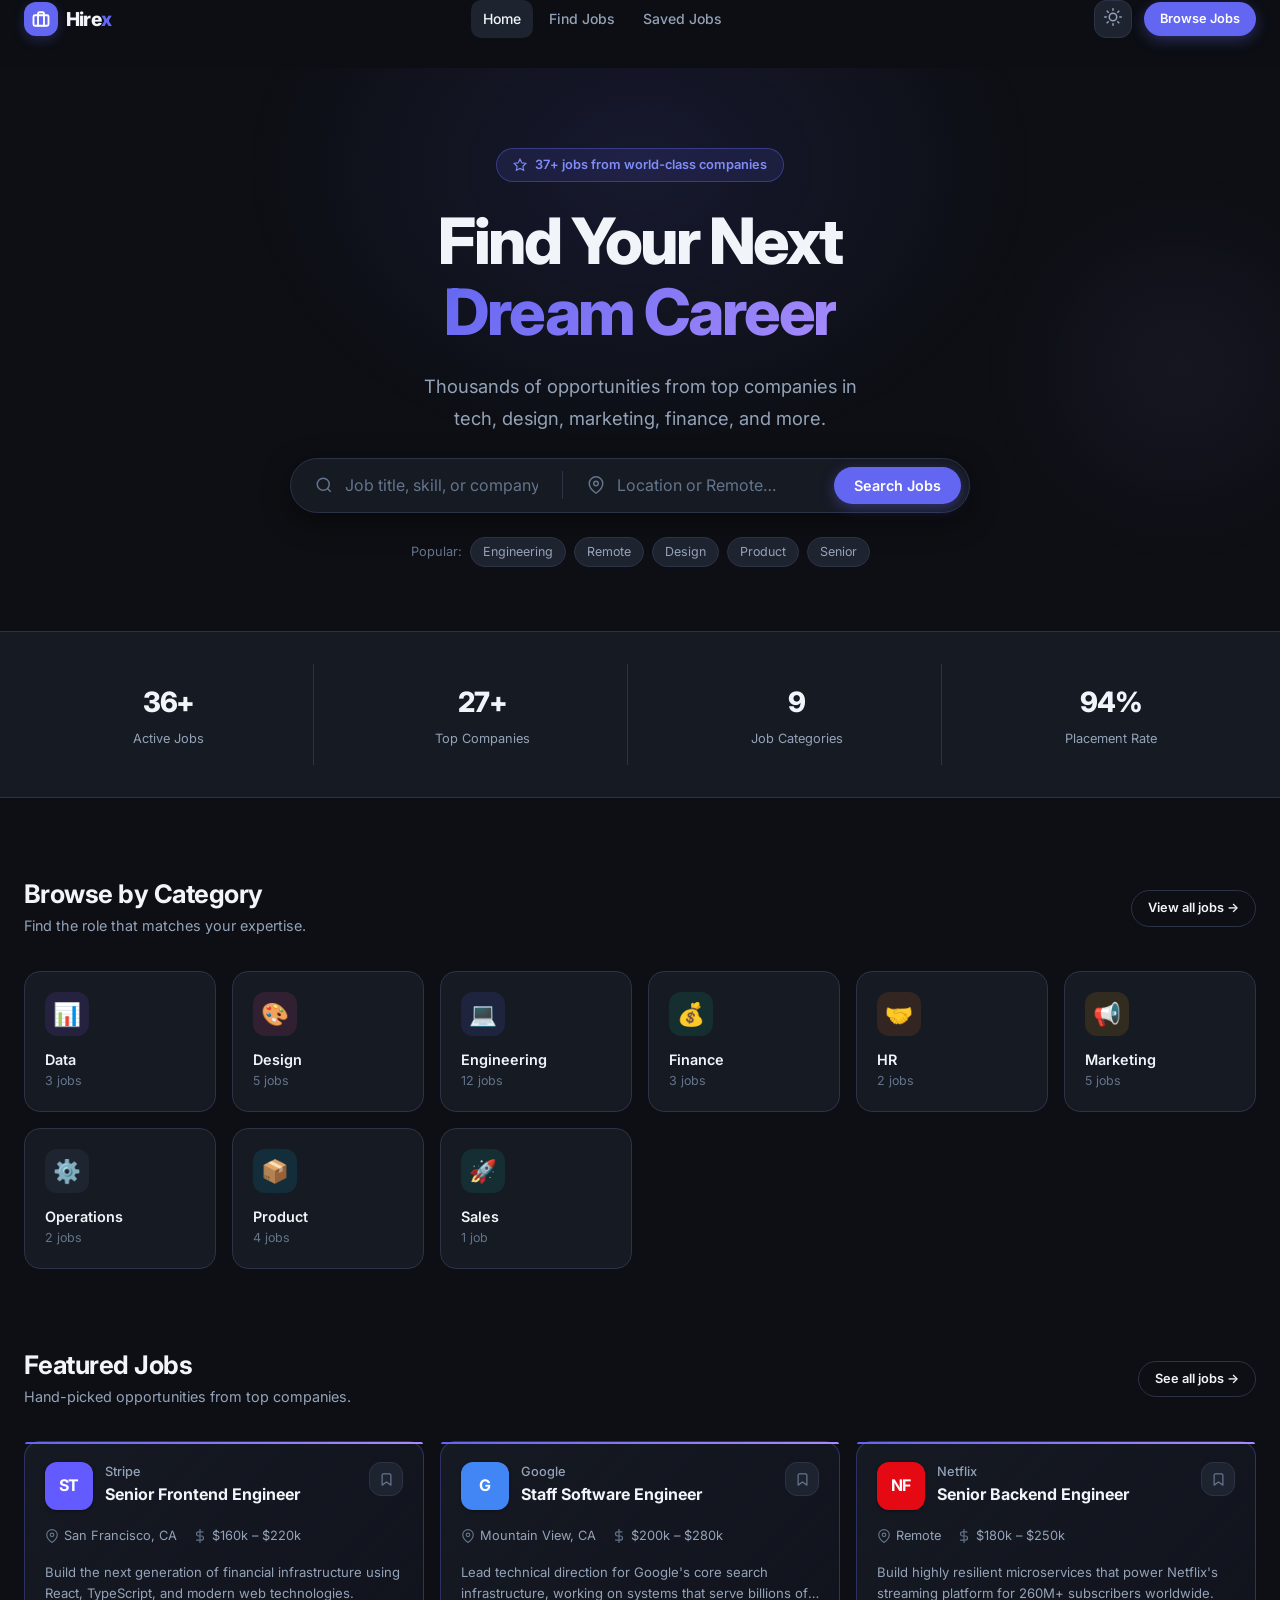
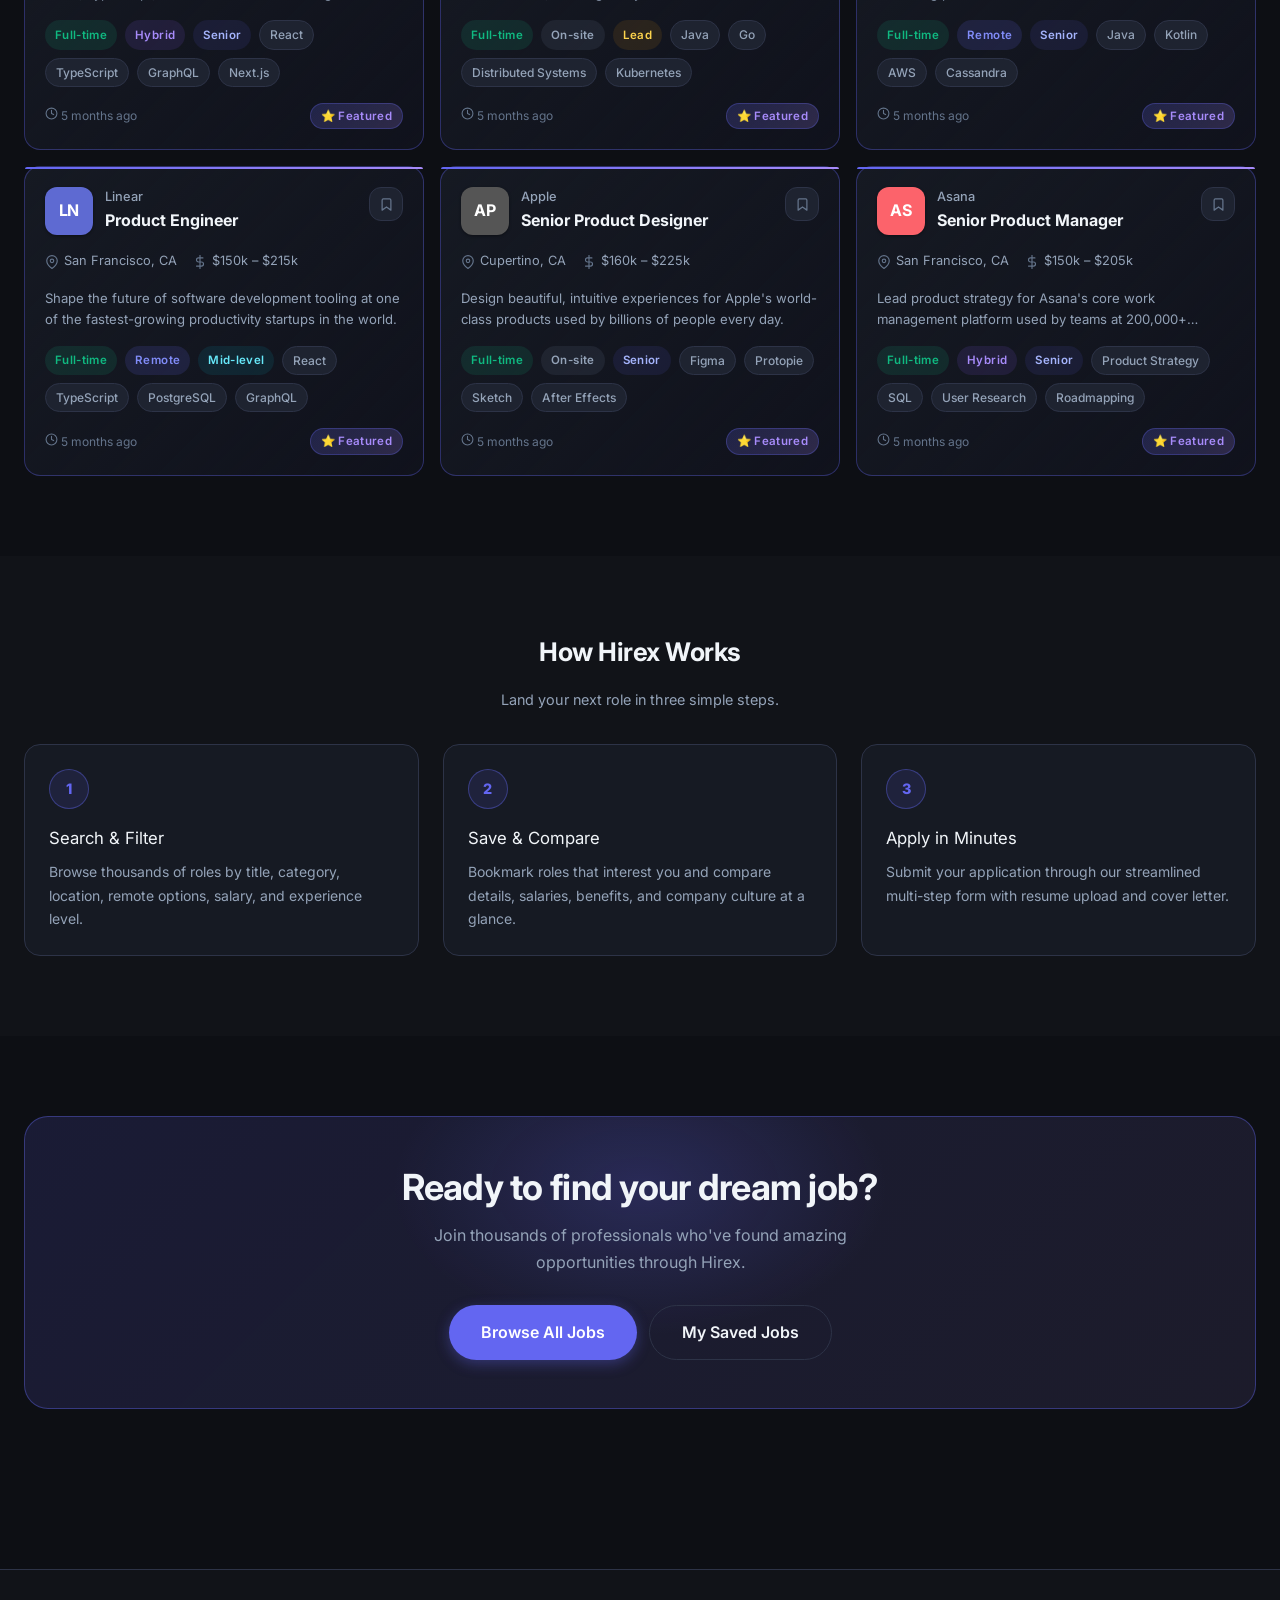
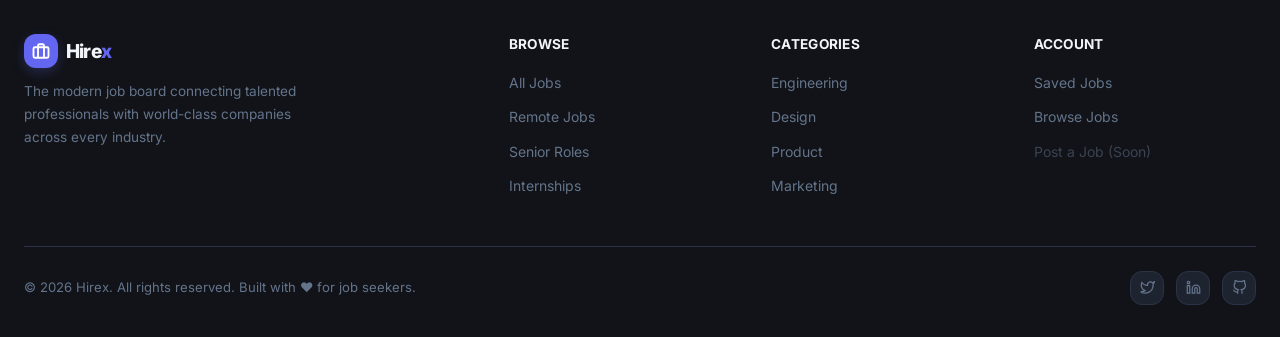
<file: index.html>
<!DOCTYPE html>
<html lang="en" data-theme="dark">
<head>
  <meta charset="UTF-8" />
  <meta name="viewport" content="width=device-width, initial-scale=1.0" />
  <title>Hirex — Find Your Next Career Move</title>
  <meta name="description" content="Hirex is the modern job board connecting talented professionals with world-class companies. Browse 37+ jobs in engineering, design, marketing, and more." />
  <link rel="preconnect" href="https://fonts.googleapis.com" />
  <link rel="preconnect" href="https://fonts.gstatic.com" crossorigin />
  <link href="https://fonts.googleapis.com/css2?family=Inter:wght@300;400;500;600;700;800&display=swap" rel="stylesheet" />
  <link rel="stylesheet" href="css/variables.css" />
  <link rel="stylesheet" href="css/base.css" />
  <link rel="stylesheet" href="css/animations.css" />
  <link rel="stylesheet" href="css/components.css" />
  <link rel="stylesheet" href="css/layout.css" />
</head>
<body>

<!-- ============ HEADER ============ -->
<header class="header" role="banner">
  <div class="container">
    <div class="header__inner">
      <a href="index.html" class="header__logo" aria-label="Hirex home">
        <div class="header__logo-icon">
          <svg xmlns="http://www.w3.org/2000/svg" width="18" height="18" viewBox="0 0 24 24" fill="none" stroke="#fff" stroke-width="2.5" stroke-linecap="round" stroke-linejoin="round"><rect x="2" y="7" width="20" height="14" rx="2"/><path d="M16 21V5a2 2 0 0 0-2-2h-4a2 2 0 0 0-2 2v16"/></svg>
        </div>
        <span class="header__logo-text">Hire<span>x</span></span>
      </a>

      <nav class="header__nav" role="navigation" aria-label="Main navigation">
        <a href="index.html"      class="nav-link active">Home</a>
        <a href="jobs.html"       class="nav-link">Find Jobs</a>
        <a href="saved-jobs.html" class="nav-link">Saved Jobs</a>
      </nav>

      <div class="header__actions">
        <button id="theme-toggle" class="theme-toggle" aria-label="Toggle theme" title="Toggle dark/light mode">
          <span id="theme-icon">
            <svg xmlns="http://www.w3.org/2000/svg" width="18" height="18" viewBox="0 0 24 24" fill="none" stroke="currentColor" stroke-width="2" stroke-linecap="round" stroke-linejoin="round"><circle cx="12" cy="12" r="5"/><path d="M12 1v2M12 21v2M4.22 4.22l1.42 1.42M18.36 18.36l1.42 1.42M1 12h2M21 12h2M4.22 19.78l1.42-1.42M18.36 5.64l1.42-1.42"/></svg>
          </span>
        </button>
        <a href="jobs.html" class="btn btn-primary btn-sm">Browse Jobs</a>
        <button id="mobile-menu-btn" class="mobile-menu-btn" aria-label="Open menu" aria-expanded="false">
          <svg xmlns="http://www.w3.org/2000/svg" width="18" height="18" viewBox="0 0 24 24" fill="none" stroke="currentColor" stroke-width="2"><line x1="3" y1="12" x2="21" y2="12"/><line x1="3" y1="6" x2="21" y2="6"/><line x1="3" y1="18" x2="21" y2="18"/></svg>
        </button>
      </div>
    </div>
  </div>
  <nav id="mobile-nav" class="mobile-nav container" aria-label="Mobile navigation">
    <a href="index.html"      class="nav-link">Home</a>
    <a href="jobs.html"       class="nav-link">Find Jobs</a>
    <a href="saved-jobs.html" class="nav-link">Saved Jobs</a>
  </nav>
</header>

<!-- ============ HERO ============ -->
<section class="hero" aria-labelledby="hero-title">
  <div class="container">
    <div class="hero__inner">

      <div class="hero__eyebrow anim-fade-up">
        <svg xmlns="http://www.w3.org/2000/svg" width="14" height="14" viewBox="0 0 24 24" fill="none" stroke="currentColor" stroke-width="2"><polygon points="12 2 15.09 8.26 22 9.27 17 14.14 18.18 21.02 12 17.77 5.82 21.02 7 14.14 2 9.27 8.91 8.26 12 2"/></svg>
        37+ jobs from world-class companies
      </div>

      <h1 id="hero-title" class="hero__title anim-fade-up delay-1">
        Find Your Next<br><span class="gradient-text">Dream Career</span>
      </h1>

      <p class="hero__subtitle anim-fade-up delay-2">
        Thousands of opportunities from top companies in tech, design, marketing, finance, and more.
      </p>

      <!-- Search Bar -->
      <div class="hero__search-wrap anim-fade-up delay-3">
        <form id="hero-search-form" class="hero-search" role="search" aria-label="Job search">
          <div class="hero-search__field">
            <svg class="hero-search__icon" xmlns="http://www.w3.org/2000/svg" width="18" height="18" viewBox="0 0 24 24" fill="none" stroke="currentColor" stroke-width="2"><circle cx="11" cy="11" r="8"/><line x1="21" y1="21" x2="16.65" y2="16.65"/></svg>
            <input id="hero-search-input" type="text" placeholder="Job title, skill, or company…" autocomplete="off" aria-label="Search jobs by title, skill, or company" />
          </div>
          <div class="hero-search__divider" aria-hidden="true"></div>
          <div class="hero-search__field">
            <svg class="hero-search__icon" xmlns="http://www.w3.org/2000/svg" width="18" height="18" viewBox="0 0 24 24" fill="none" stroke="currentColor" stroke-width="2"><path d="M21 10c0 7-9 13-9 13s-9-6-9-13a9 9 0 0 1 18 0z"/><circle cx="12" cy="10" r="3"/></svg>
            <input id="hero-location-input" type="text" placeholder="Location or Remote…" autocomplete="off" aria-label="Filter by location" />
          </div>
          <button type="submit" class="btn btn-primary" id="hero-search-btn">Search Jobs</button>
        </form>
      </div>

      <!-- Popular Searches -->
      <div class="hero__popular anim-fade-up delay-4">
        <span class="hero__popular-label">Popular:</span>
        <a href="jobs.html?category=Engineering" class="hero__popular-tag" data-category="Engineering">Engineering</a>
        <a href="jobs.html?remote=remote" class="hero__popular-tag" data-category="">Remote</a>
        <a href="jobs.html?category=Design" class="hero__popular-tag" data-category="Design">Design</a>
        <a href="jobs.html?category=Product" class="hero__popular-tag" data-category="Product">Product</a>
        <a href="jobs.html?level=senior" class="hero__popular-tag" data-category="">Senior</a>
      </div>

    </div>
  </div>
</section>

<!-- ============ STATS BAR ============ -->
<div class="stats-bar" aria-label="Job board statistics">
  <div class="container">
    <div class="stats-bar__grid">
      <div class="stats-bar__item">
        <div class="stats-bar__value"><span data-count="37" data-suffix="">0</span>+</div>
        <div class="stats-bar__label">Active Jobs</div>
      </div>
      <div class="stats-bar__item">
        <div class="stats-bar__value"><span data-count="28" data-suffix="">0</span>+</div>
        <div class="stats-bar__label">Top Companies</div>
      </div>
      <div class="stats-bar__item">
        <div class="stats-bar__value"><span data-count="10" data-suffix="">0</span></div>
        <div class="stats-bar__label">Job Categories</div>
      </div>
      <div class="stats-bar__item">
        <div class="stats-bar__value"><span data-count="95" data-suffix="%">0</span></div>
        <div class="stats-bar__label">Placement Rate</div>
      </div>
    </div>
  </div>
</div>

<!-- ============ CATEGORIES ============ -->
<section class="section" aria-labelledby="categories-title">
  <div class="container">
    <div class="section-header">
      <div>
        <h2 class="section-title" id="categories-title">Browse by Category</h2>
        <p class="section-subtitle">Find the role that matches your expertise.</p>
      </div>
      <a href="jobs.html" class="btn btn-secondary btn-sm">View all jobs →</a>
    </div>
    <div id="category-grid" class="categories-grid" role="list" aria-label="Job categories"></div>
  </div>
</section>

<!-- ============ FEATURED JOBS ============ -->
<section class="section" style="padding-top:0" aria-labelledby="featured-title">
  <div class="container">
    <div class="section-header">
      <div>
        <h2 class="section-title" id="featured-title">Featured Jobs</h2>
        <p class="section-subtitle">Hand-picked opportunities from top companies.</p>
      </div>
      <a href="jobs.html" class="btn btn-secondary btn-sm">See all jobs →</a>
    </div>
    <div id="featured-jobs" style="display:grid;grid-template-columns:repeat(auto-fill,minmax(340px,1fr));gap:16px" role="list" aria-label="Featured job listings"></div>
  </div>
</section>

<!-- ============ HOW IT WORKS ============ -->
<section class="section" style="background:var(--bg-secondary);padding:var(--sp-20) 0" aria-labelledby="how-title">
  <div class="container">
    <div class="section-header" style="text-align:center;justify-content:center;flex-direction:column;align-items:center">
      <h2 class="section-title" id="how-title">How Hirex Works</h2>
      <p class="section-subtitle">Land your next role in three simple steps.</p>
    </div>
    <div class="steps-grid">
      <div class="step-card anim-fade-up">
        <div class="step-card__number">1</div>
        <div class="step-card__title">Search & Filter</div>
        <p class="step-card__desc">Browse thousands of roles by title, category, location, remote options, salary, and experience level.</p>
      </div>
      <div class="step-card anim-fade-up delay-2">
        <div class="step-card__number">2</div>
        <div class="step-card__title">Save & Compare</div>
        <p class="step-card__desc">Bookmark roles that interest you and compare details, salaries, benefits, and company culture at a glance.</p>
      </div>
      <div class="step-card anim-fade-up delay-4">
        <div class="step-card__number">3</div>
        <div class="step-card__title">Apply in Minutes</div>
        <p class="step-card__desc">Submit your application through our streamlined multi-step form with resume upload and cover letter.</p>
      </div>
    </div>
  </div>
</section>

<!-- ============ CTA BANNER ============ -->
<section class="section" aria-labelledby="cta-title">
  <div class="container">
    <div style="background:linear-gradient(135deg,rgba(99,102,241,.15),rgba(167,139,250,.1));border:1px solid var(--border-accent);border-radius:var(--r-2xl);padding:var(--sp-12) var(--sp-10);text-align:center;position:relative;overflow:hidden">
      <div style="position:absolute;top:-80px;left:50%;transform:translateX(-50%);width:500px;height:300px;background:radial-gradient(ellipse,rgba(99,102,241,.2) 0%,transparent 70%);pointer-events:none"></div>
      <div style="position:relative;z-index:1">
        <h2 id="cta-title" style="font-size:clamp(1.5rem,3vw,2.25rem);margin-bottom:12px">Ready to find your dream job?</h2>
        <p style="color:var(--text-secondary);margin-bottom:28px;max-width:440px;margin-left:auto;margin-right:auto">Join thousands of professionals who've found amazing opportunities through Hirex.</p>
        <div style="display:flex;gap:12px;justify-content:center;flex-wrap:wrap">
          <a href="jobs.html" class="btn btn-primary btn-lg" id="cta-browse-btn">Browse All Jobs</a>
          <a href="saved-jobs.html" class="btn btn-secondary btn-lg" id="cta-saved-btn">My Saved Jobs</a>
        </div>
      </div>
    </div>
  </div>
</section>

<!-- ============ FOOTER ============ -->
<footer class="footer" role="contentinfo">
  <div class="container">
    <div class="footer__grid">
      <div class="footer__brand">
        <a href="index.html" class="header__logo" style="margin-bottom:12px;display:inline-flex">
          <div class="header__logo-icon">
            <svg xmlns="http://www.w3.org/2000/svg" width="18" height="18" viewBox="0 0 24 24" fill="none" stroke="#fff" stroke-width="2.5"><rect x="2" y="7" width="20" height="14" rx="2"/><path d="M16 21V5a2 2 0 0 0-2-2h-4a2 2 0 0 0-2 2v16"/></svg>
          </div>
          <span class="header__logo-text">Hire<span>x</span></span>
        </a>
        <p class="footer__brand-desc">The modern job board connecting talented professionals with world-class companies across every industry.</p>
      </div>
      <div>
        <div class="footer__col-title">Browse</div>
        <div class="footer__links">
          <a href="jobs.html" class="footer__link">All Jobs</a>
          <a href="jobs.html?remote=remote" class="footer__link">Remote Jobs</a>
          <a href="jobs.html?level=senior" class="footer__link">Senior Roles</a>
          <a href="jobs.html?type=internship" class="footer__link">Internships</a>
        </div>
      </div>
      <div>
        <div class="footer__col-title">Categories</div>
        <div class="footer__links">
          <a href="jobs.html?category=Engineering" class="footer__link">Engineering</a>
          <a href="jobs.html?category=Design" class="footer__link">Design</a>
          <a href="jobs.html?category=Product" class="footer__link">Product</a>
          <a href="jobs.html?category=Marketing" class="footer__link">Marketing</a>
        </div>
      </div>
      <div>
        <div class="footer__col-title">Account</div>
        <div class="footer__links">
          <a href="saved-jobs.html" class="footer__link">Saved Jobs</a>
          <a href="jobs.html" class="footer__link">Browse Jobs</a>
          <a href="#" class="footer__link" style="opacity:.5;cursor:not-allowed">Post a Job (Soon)</a>
        </div>
      </div>
    </div>
    <div class="footer__bottom">
      <div class="footer__copy">© 2026 Hirex. All rights reserved. Built with ❤️ for job seekers.</div>
      <div class="footer__social" aria-label="Social media links">
        <a href="#" class="footer__social-link" aria-label="Twitter">
          <svg xmlns="http://www.w3.org/2000/svg" width="15" height="15" viewBox="0 0 24 24" fill="none" stroke="currentColor" stroke-width="2"><path d="M23 3a10.9 10.9 0 0 1-3.14 1.53 4.48 4.48 0 0 0-7.86 3v1A10.66 10.66 0 0 1 3 4s-4 9 5 13a11.64 11.64 0 0 1-7 2c9 5 20 0 20-11.5a4.5 4.5 0 0 0-.08-.83A7.72 7.72 0 0 0 23 3z"/></svg>
        </a>
        <a href="#" class="footer__social-link" aria-label="LinkedIn">
          <svg xmlns="http://www.w3.org/2000/svg" width="15" height="15" viewBox="0 0 24 24" fill="none" stroke="currentColor" stroke-width="2"><path d="M16 8a6 6 0 0 1 6 6v7h-4v-7a2 2 0 0 0-2-2 2 2 0 0 0-2 2v7h-4v-7a6 6 0 0 1 6-6z"/><rect x="2" y="9" width="4" height="12"/><circle cx="4" cy="4" r="2"/></svg>
        </a>
        <a href="#" class="footer__social-link" aria-label="GitHub">
          <svg xmlns="http://www.w3.org/2000/svg" width="15" height="15" viewBox="0 0 24 24" fill="none" stroke="currentColor" stroke-width="2"><path d="M9 19c-5 1.5-5-2.5-7-3m14 6v-3.87a3.37 3.37 0 0 0-.94-2.61c3.14-.35 6.44-1.54 6.44-7A5.44 5.44 0 0 0 20 4.77 5.07 5.07 0 0 0 19.91 1S18.73.65 16 2.48a13.38 13.38 0 0 0-7 0C6.27.65 5.09 1 5.09 1A5.07 5.07 0 0 0 5 4.77a5.44 5.44 0 0 0-1.5 3.78c0 5.42 3.3 6.61 6.44 7A3.37 3.37 0 0 0 9 18.13V22"/></svg>
        </a>
      </div>
    </div>
  </div>
</footer>

<!-- Scripts -->
<script src="js/jobs-data.js"></script>
<script src="js/storage.js"></script>
<script src="js/ui.js"></script>
<script src="js/render.js"></script>
<script src="js/app-home.js"></script>
</body>
</html>
</file>
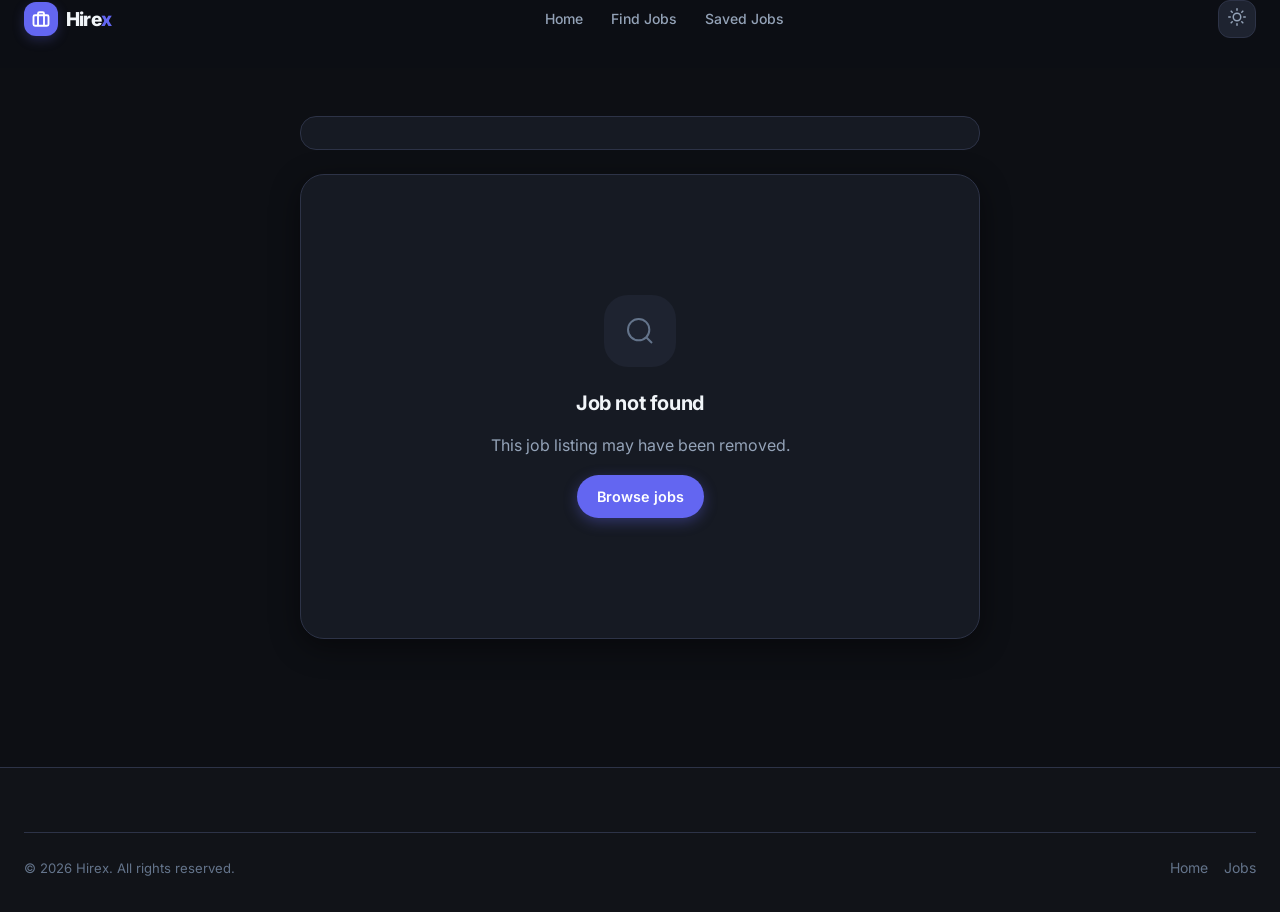
<file: apply.html>
<!DOCTYPE html>
<html lang="en" data-theme="dark">
<head>
  <meta charset="UTF-8" />
  <meta name="viewport" content="width=device-width, initial-scale=1.0" />
  <title>Apply — Hirex</title>
  <meta name="description" content="Apply for this position through Hirex's streamlined application process." />
  <link rel="preconnect" href="https://fonts.googleapis.com" />
  <link rel="preconnect" href="https://fonts.gstatic.com" crossorigin />
  <link href="https://fonts.googleapis.com/css2?family=Inter:wght@300;400;500;600;700;800&display=swap" rel="stylesheet" />
  <link rel="stylesheet" href="css/variables.css" />
  <link rel="stylesheet" href="css/base.css" />
  <link rel="stylesheet" href="css/animations.css" />
  <link rel="stylesheet" href="css/components.css" />
  <link rel="stylesheet" href="css/layout.css" />
</head>
<body>

<!-- HEADER -->
<header class="header" role="banner">
  <div class="container">
    <div class="header__inner">
      <a href="index.html" class="header__logo">
        <div class="header__logo-icon"><svg xmlns="http://www.w3.org/2000/svg" width="18" height="18" viewBox="0 0 24 24" fill="none" stroke="#fff" stroke-width="2.5"><rect x="2" y="7" width="20" height="14" rx="2"/><path d="M16 21V5a2 2 0 0 0-2-2h-4a2 2 0 0 0-2 2v16"/></svg></div>
        <span class="header__logo-text">Hire<span>x</span></span>
      </a>
      <nav class="header__nav">
        <a href="index.html" class="nav-link">Home</a>
        <a href="jobs.html" class="nav-link">Find Jobs</a>
        <a href="saved-jobs.html" class="nav-link">Saved Jobs</a>
      </nav>
      <div class="header__actions">
        <button id="theme-toggle" class="theme-toggle" aria-label="Toggle theme"><span id="theme-icon"><svg xmlns="http://www.w3.org/2000/svg" width="18" height="18" viewBox="0 0 24 24" fill="none" stroke="currentColor" stroke-width="2"><circle cx="12" cy="12" r="5"/><path d="M12 1v2M12 21v2M4.22 4.22l1.42 1.42M18.36 18.36l1.42 1.42M1 12h2M21 12h2M4.22 19.78l1.42-1.42M18.36 5.64l1.42-1.42"/></svg></span></button>
        <button id="mobile-menu-btn" class="mobile-menu-btn" aria-label="Open menu" aria-expanded="false"><svg xmlns="http://www.w3.org/2000/svg" width="18" height="18" viewBox="0 0 24 24" fill="none" stroke="currentColor" stroke-width="2"><line x1="3" y1="12" x2="21" y2="12"/><line x1="3" y1="6" x2="21" y2="6"/><line x1="3" y1="18" x2="21" y2="18"/></svg></button>
      </div>
    </div>
  </div>
  <nav id="mobile-nav" class="mobile-nav container">
    <a href="index.html" class="nav-link">Home</a>
    <a href="jobs.html" class="nav-link">Find Jobs</a>
    <a href="saved-jobs.html" class="nav-link">Saved Jobs</a>
  </nav>
</header>

<div class="apply-layout container">

  <!-- Job info strip -->
  <div id="apply-job-info" style="background:var(--bg-card);border:1px solid var(--border);border-radius:var(--r-lg);padding:var(--sp-4) var(--sp-5);margin-bottom:var(--sp-6)"></div>

  <div id="apply-card" class="apply-card anim-fade-up">
    <h1 style="font-size:1.5rem;margin-bottom:6px">Apply for this role</h1>
    <p style="color:var(--text-secondary);font-size:.875rem;margin-bottom:var(--sp-10)">Complete all steps below. Your information stays private.</p>

    <!-- Step Progress -->
    <div class="step-progress" role="list" aria-label="Application steps">
      <div class="step-item active" role="listitem">
        <div class="step-circle">1</div>
        <div class="step-label">Personal</div>
      </div>
      <div class="step-item" role="listitem">
        <div class="step-circle">2</div>
        <div class="step-label">Resume</div>
      </div>
      <div class="step-item" role="listitem">
        <div class="step-circle">3</div>
        <div class="step-label">Questions</div>
      </div>
      <div class="step-item" role="listitem">
        <div class="step-circle">4</div>
        <div class="step-label">Review</div>
      </div>
    </div>

    <!-- Step 1: Personal Info -->
    <div id="step-1" class="step-form active" role="region" aria-label="Personal information">
      <h3 style="margin-bottom:4px">Personal Information</h3>
      <p style="color:var(--text-secondary);font-size:.85rem;margin-bottom:var(--sp-2)">Tell us a bit about yourself.</p>
      <div style="display:grid;grid-template-columns:1fr 1fr;gap:16px">
        <div class="input-group">
          <label class="input-label" for="fullname">Full Name <span style="color:var(--error)">*</span></label>
          <input class="input" type="text" id="fullname" name="fullname" placeholder="Jane Smith" required autocomplete="name" />
        </div>
        <div class="input-group">
          <label class="input-label" for="email">Email Address <span style="color:var(--error)">*</span></label>
          <input class="input" type="email" id="email" name="email" placeholder="jane@example.com" required autocomplete="email" />
        </div>
        <div class="input-group">
          <label class="input-label" for="phone">Phone Number</label>
          <input class="input" type="tel" id="phone" name="phone" placeholder="+1 (555) 000-0000" autocomplete="tel" />
        </div>
        <div class="input-group">
          <label class="input-label" for="location">Current Location <span style="color:var(--error)">*</span></label>
          <input class="input" type="text" id="location" name="location" placeholder="San Francisco, CA" required autocomplete="address-level2" />
        </div>
      </div>
      <div class="input-group">
        <label class="input-label" for="linkedin">LinkedIn Profile</label>
        <input class="input" type="url" id="linkedin" name="linkedin" placeholder="https://linkedin.com/in/janesmith" autocomplete="url" />
      </div>
      <div class="input-group">
        <label class="input-label" for="portfolio">Portfolio / Website</label>
        <input class="input" type="url" id="portfolio" name="portfolio" placeholder="https://janesmithdesign.com" autocomplete="url" />
      </div>
    </div>

    <!-- Step 2: Resume & Cover Letter -->
    <div id="step-2" class="step-form" role="region" aria-label="Resume and cover letter">
      <h3 style="margin-bottom:4px">Resume & Cover Letter</h3>
      <p style="color:var(--text-secondary);font-size:.85rem;margin-bottom:var(--sp-2)">Share your resume and an optional cover letter.</p>

      <div>
        <div class="input-label" style="margin-bottom:8px">Resume <span style="color:var(--error)">*</span></div>
        <div class="file-upload-area" id="resume-upload-area" role="button" tabindex="0" aria-label="Upload resume">
          <input type="file" id="resume-file" name="resume" accept=".pdf,.doc,.docx" aria-label="Resume file" />
          <div class="file-upload-icon">
            <svg xmlns="http://www.w3.org/2000/svg" width="32" height="32" viewBox="0 0 24 24" fill="none" stroke="currentColor" stroke-width="1.5"><path d="M21 15v4a2 2 0 0 1-2 2H5a2 2 0 0 1-2-2v-4"/><polyline points="17 8 12 3 7 8"/><line x1="12" y1="3" x2="12" y2="15"/></svg>
          </div>
          <div class="file-upload-text">Drop your resume here or click to upload</div>
          <div class="file-upload-hint">PDF, DOC, or DOCX · Max 10MB</div>
          <div id="file-status" class="file-selected"></div>
        </div>
      </div>

      <div class="input-group">
        <label class="input-label" for="cover_letter">Cover Letter <span style="color:var(--text-muted);font-weight:400">(optional)</span></label>
        <textarea class="textarea" id="cover_letter" name="cover_letter" rows="6" placeholder="Tell us why you're excited about this role and what makes you a great fit…"></textarea>
      </div>
    </div>

    <!-- Step 3: Screening Questions -->
    <div id="step-3" class="step-form" role="region" aria-label="Screening questions">
      <h3 style="margin-bottom:4px">A Few Questions</h3>
      <p style="color:var(--text-secondary);font-size:.85rem;margin-bottom:var(--sp-2)">Help the hiring team get to know you better.</p>
      <div id="screening-questions" style="display:flex;flex-direction:column;gap:20px"></div>
    </div>

    <!-- Step 4: Review -->
    <div id="step-4" class="step-form" role="region" aria-label="Review your application">
      <h3 style="margin-bottom:4px">Review Your Application</h3>
      <p style="color:var(--text-secondary);font-size:.85rem;margin-bottom:var(--sp-5)">Double-check everything before submitting.</p>
      <div id="review-content" style="background:var(--bg-elevated);border:1px solid var(--border);border-radius:var(--r-md);padding:var(--sp-5)"></div>
      <div style="background:var(--info-bg);border:1px solid rgba(56,189,248,.2);border-radius:var(--r-md);padding:var(--sp-4);margin-top:var(--sp-4);font-size:.82rem;color:var(--info)">
        ℹ️ By submitting, you confirm all information is accurate. Your application will be stored locally and reviewed by the hiring team.
      </div>
    </div>

    <!-- Step navigation -->
    <div class="step-actions">
      <button id="prev-btn" class="btn btn-secondary" style="display:none" aria-label="Previous step">
        <svg xmlns="http://www.w3.org/2000/svg" width="14" height="14" viewBox="0 0 24 24" fill="none" stroke="currentColor" stroke-width="2"><polyline points="15 18 9 12 15 6"/></svg>
        Previous
      </button>
      <div style="flex:1"></div>
      <button id="next-btn" class="btn btn-primary" aria-label="Next step">
        Next Step
        <svg xmlns="http://www.w3.org/2000/svg" width="14" height="14" viewBox="0 0 24 24" fill="none" stroke="currentColor" stroke-width="2"><polyline points="9 18 15 12 9 6"/></svg>
      </button>
      <button id="submit-btn" class="btn btn-primary" style="display:none" aria-label="Submit application">
        <svg xmlns="http://www.w3.org/2000/svg" width="16" height="16" viewBox="0 0 24 24" fill="none" stroke="currentColor" stroke-width="2.5"><polyline points="20 6 9 17 4 12"/></svg>
        Submit Application
      </button>
    </div>
  </div>
</div>

<footer class="footer" style="margin-top:var(--sp-12)" role="contentinfo">
  <div class="container">
    <div class="footer__bottom" style="margin-top:0;padding-top:var(--sp-6)">
      <div class="footer__copy">© 2026 Hirex. All rights reserved.</div>
      <div style="display:flex;gap:16px">
        <a href="index.html" class="footer__link">Home</a>
        <a href="jobs.html" class="footer__link">Jobs</a>
      </div>
    </div>
  </div>
</footer>

<script src="js/jobs-data.js"></script>
<script src="js/storage.js"></script>
<script src="js/ui.js"></script>
<script src="js/render.js"></script>
<script src="js/app-apply.js"></script>
</body>
</html>
</file>
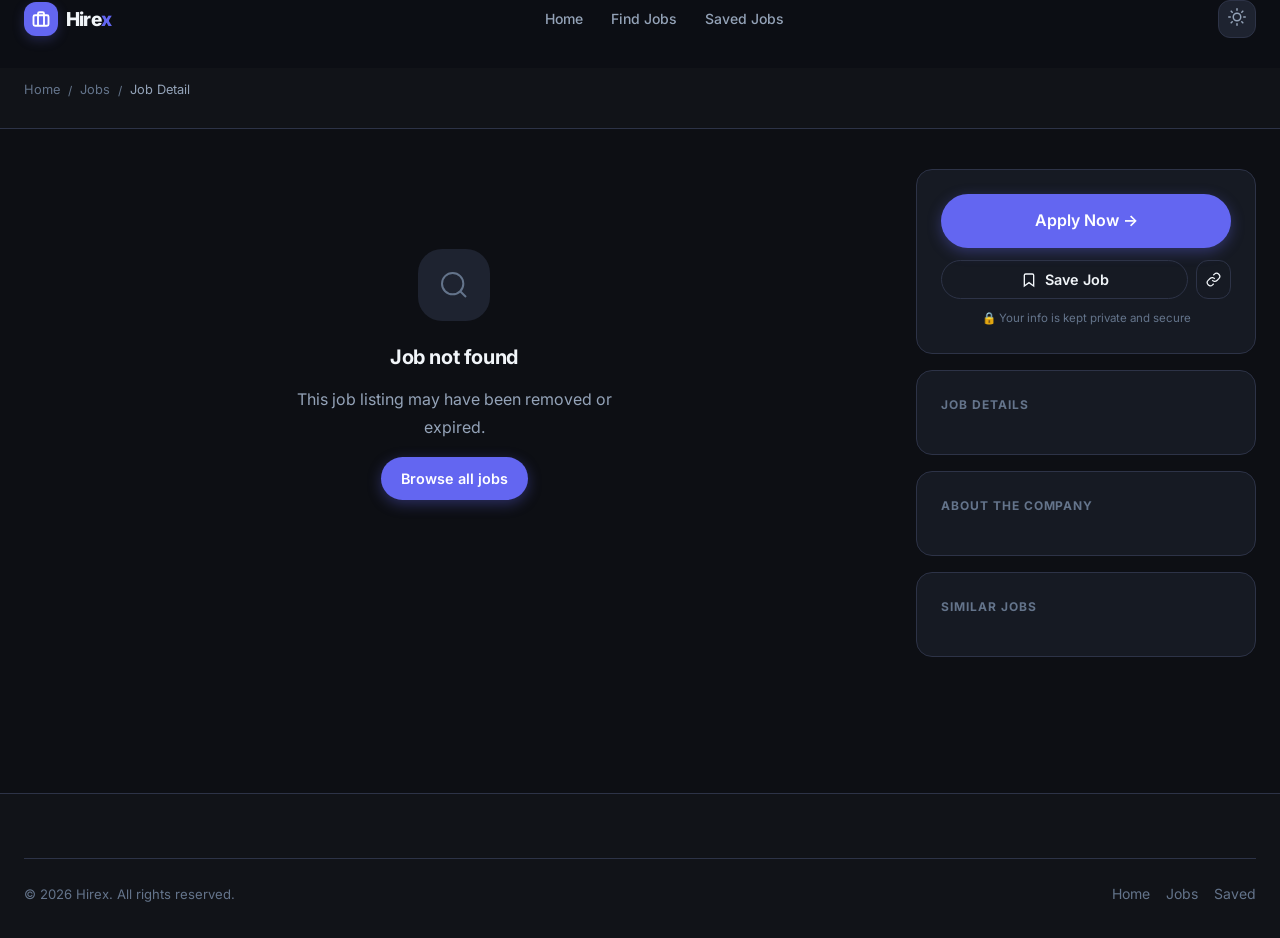
<file: job-detail.html>
<!DOCTYPE html>
<html lang="en" data-theme="dark">
<head>
  <meta charset="UTF-8" />
  <meta name="viewport" content="width=device-width, initial-scale=1.0" />
  <title>Job Detail — Hirex</title>
  <meta name="description" content="View full job details, requirements, benefits, and apply on Hirex." />
  <link rel="preconnect" href="https://fonts.googleapis.com" />
  <link rel="preconnect" href="https://fonts.gstatic.com" crossorigin />
  <link href="https://fonts.googleapis.com/css2?family=Inter:wght@300;400;500;600;700;800&display=swap" rel="stylesheet" />
  <link rel="stylesheet" href="css/variables.css" />
  <link rel="stylesheet" href="css/base.css" />
  <link rel="stylesheet" href="css/animations.css" />
  <link rel="stylesheet" href="css/components.css" />
  <link rel="stylesheet" href="css/layout.css" />
</head>
<body>

<!-- HEADER -->
<header class="header" role="banner">
  <div class="container">
    <div class="header__inner">
      <a href="index.html" class="header__logo">
        <div class="header__logo-icon"><svg xmlns="http://www.w3.org/2000/svg" width="18" height="18" viewBox="0 0 24 24" fill="none" stroke="#fff" stroke-width="2.5"><rect x="2" y="7" width="20" height="14" rx="2"/><path d="M16 21V5a2 2 0 0 0-2-2h-4a2 2 0 0 0-2 2v16"/></svg></div>
        <span class="header__logo-text">Hire<span>x</span></span>
      </a>
      <nav class="header__nav">
        <a href="index.html"      class="nav-link">Home</a>
        <a href="jobs.html"       class="nav-link">Find Jobs</a>
        <a href="saved-jobs.html" class="nav-link">Saved Jobs</a>
      </nav>
      <div class="header__actions">
        <button id="theme-toggle" class="theme-toggle" aria-label="Toggle theme"><span id="theme-icon"><svg xmlns="http://www.w3.org/2000/svg" width="18" height="18" viewBox="0 0 24 24" fill="none" stroke="currentColor" stroke-width="2"><circle cx="12" cy="12" r="5"/><path d="M12 1v2M12 21v2M4.22 4.22l1.42 1.42M18.36 18.36l1.42 1.42M1 12h2M21 12h2M4.22 19.78l1.42-1.42M18.36 5.64l1.42-1.42"/></svg></span></button>
        <button id="mobile-menu-btn" class="mobile-menu-btn" aria-label="Open menu" aria-expanded="false"><svg xmlns="http://www.w3.org/2000/svg" width="18" height="18" viewBox="0 0 24 24" fill="none" stroke="currentColor" stroke-width="2"><line x1="3" y1="12" x2="21" y2="12"/><line x1="3" y1="6" x2="21" y2="6"/><line x1="3" y1="18" x2="21" y2="18"/></svg></button>
      </div>
    </div>
  </div>
  <nav id="mobile-nav" class="mobile-nav container">
    <a href="index.html" class="nav-link">Home</a>
    <a href="jobs.html" class="nav-link">Find Jobs</a>
    <a href="saved-jobs.html" class="nav-link">Saved Jobs</a>
  </nav>
</header>

<!-- BREADCRUMB -->
<div style="background:var(--bg-secondary);border-bottom:1px solid var(--border);padding:12px 0">
  <div class="container">
    <nav class="breadcrumb" aria-label="Breadcrumb">
      <a href="index.html">Home</a>
      <span class="breadcrumb__sep">/</span>
      <a href="jobs.html">Jobs</a>
      <span class="breadcrumb__sep">/</span>
      <span class="breadcrumb__current" id="breadcrumb-job">Job Detail</span>
    </nav>
  </div>
</div>

<!-- MAIN CONTENT -->
<div class="container">
  <div class="detail-layout">

    <!-- LEFT: Job Main -->
    <main id="detail-main">
      <!-- Job Header -->
      <div id="job-header" class="anim-fade-up" style="padding:var(--sp-6) 0 var(--sp-6)"></div>

      <!-- Job Description card -->
      <div style="background:var(--bg-card);border:1px solid var(--border);border-radius:var(--r-lg);padding:var(--sp-8);margin-bottom:var(--sp-6)">
        <div id="job-description" class="anim-fade-up delay-1"></div>
      </div>
    </main>

    <!-- RIGHT: Sidebar -->
    <aside class="detail-sidebar anim-slide-right">

      <!-- Apply card -->
      <div class="detail-card">
        <a id="apply-btn" href="#" class="btn btn-primary w-full btn-lg" style="justify-content:center;margin-bottom:12px;text-align:center">
          Apply Now →
        </a>
        <div style="display:flex;gap:8px">
          <button id="save-job-btn" class="btn btn-secondary" style="flex:1;justify-content:center">
            <svg xmlns="http://www.w3.org/2000/svg" width="16" height="16" viewBox="0 0 24 24" fill="none" stroke="currentColor" stroke-width="2"><path d="M19 21l-7-5-7 5V5a2 2 0 0 1 2-2h10a2 2 0 0 1 2 2z"/></svg>
            Save Job
          </button>
          <button id="share-copy-btn" class="btn btn-secondary btn-icon" title="Copy link">
            <svg xmlns="http://www.w3.org/2000/svg" width="15" height="15" viewBox="0 0 24 24" fill="none" stroke="currentColor" stroke-width="2"><path d="M10 13a5 5 0 0 0 7.54.54l3-3a5 5 0 0 0-7.07-7.07l-1.72 1.71"/><path d="M14 11a5 5 0 0 0-7.54-.54l-3 3a5 5 0 0 0 7.07 7.07l1.71-1.71"/></svg>
          </button>
        </div>
        <p style="font-size:.72rem;color:var(--text-muted);text-align:center;margin-top:10px">🔒 Your info is kept private and secure</p>
      </div>

      <!-- Job Info -->
      <div class="detail-card">
        <div class="detail-card__title">Job Details</div>
        <div id="job-info-card"></div>
      </div>

      <!-- Company card -->
      <div class="detail-card">
        <div class="detail-card__title">About the Company</div>
        <div id="company-card"></div>
      </div>

      <!-- Similar Jobs -->
      <div class="detail-card">
        <div class="detail-card__title">Similar Jobs</div>
        <div id="similar-jobs" style="display:flex;flex-direction:column;gap:8px"></div>
      </div>

    </aside>
  </div>
</div>

<!-- FOOTER -->
<footer class="footer" role="contentinfo">
  <div class="container">
    <div class="footer__bottom" style="margin-top:0;padding-top:var(--sp-6)">
      <div class="footer__copy">© 2026 Hirex. All rights reserved.</div>
      <div style="display:flex;gap:16px">
        <a href="index.html" class="footer__link">Home</a>
        <a href="jobs.html" class="footer__link">Jobs</a>
        <a href="saved-jobs.html" class="footer__link">Saved</a>
      </div>
    </div>
  </div>
</footer>

<script src="js/jobs-data.js"></script>
<script src="js/storage.js"></script>
<script src="js/ui.js"></script>
<script src="js/render.js"></script>
<script src="js/app-detail.js"></script>
</body>
</html>
</file>
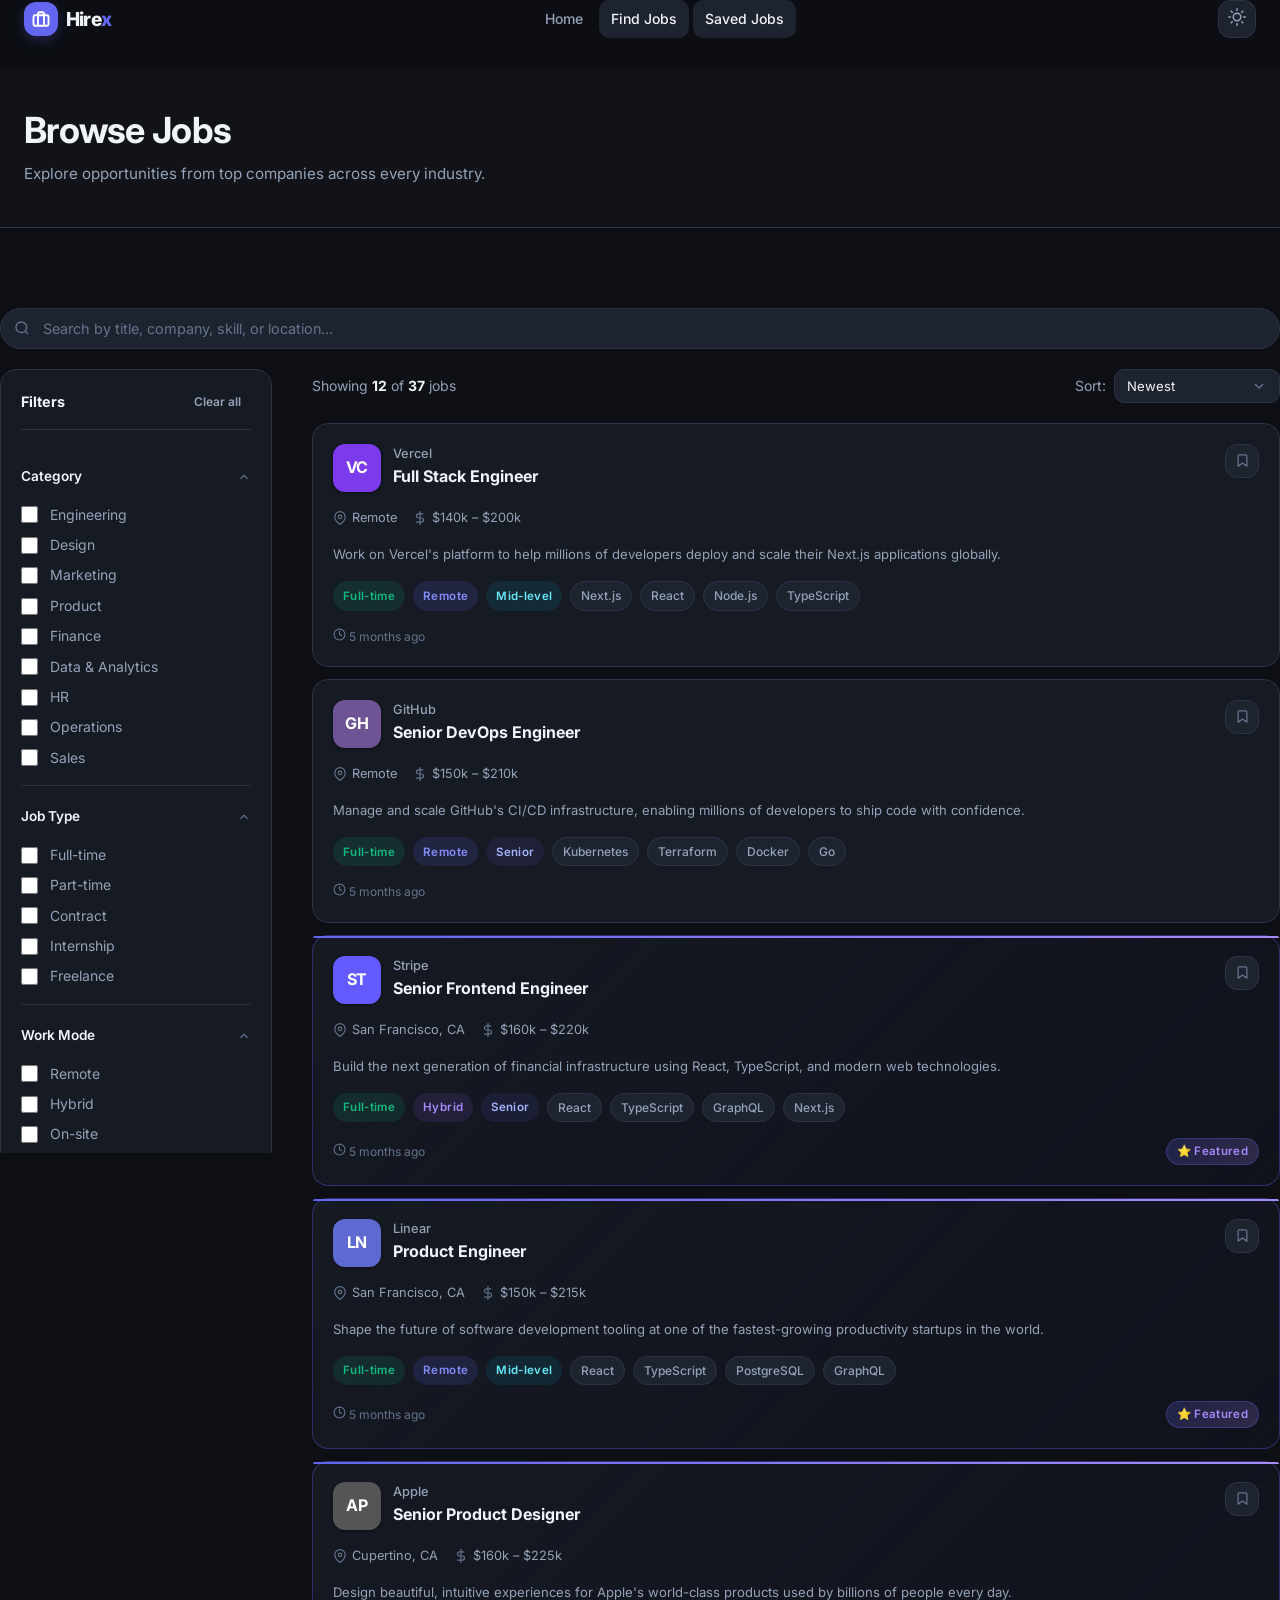
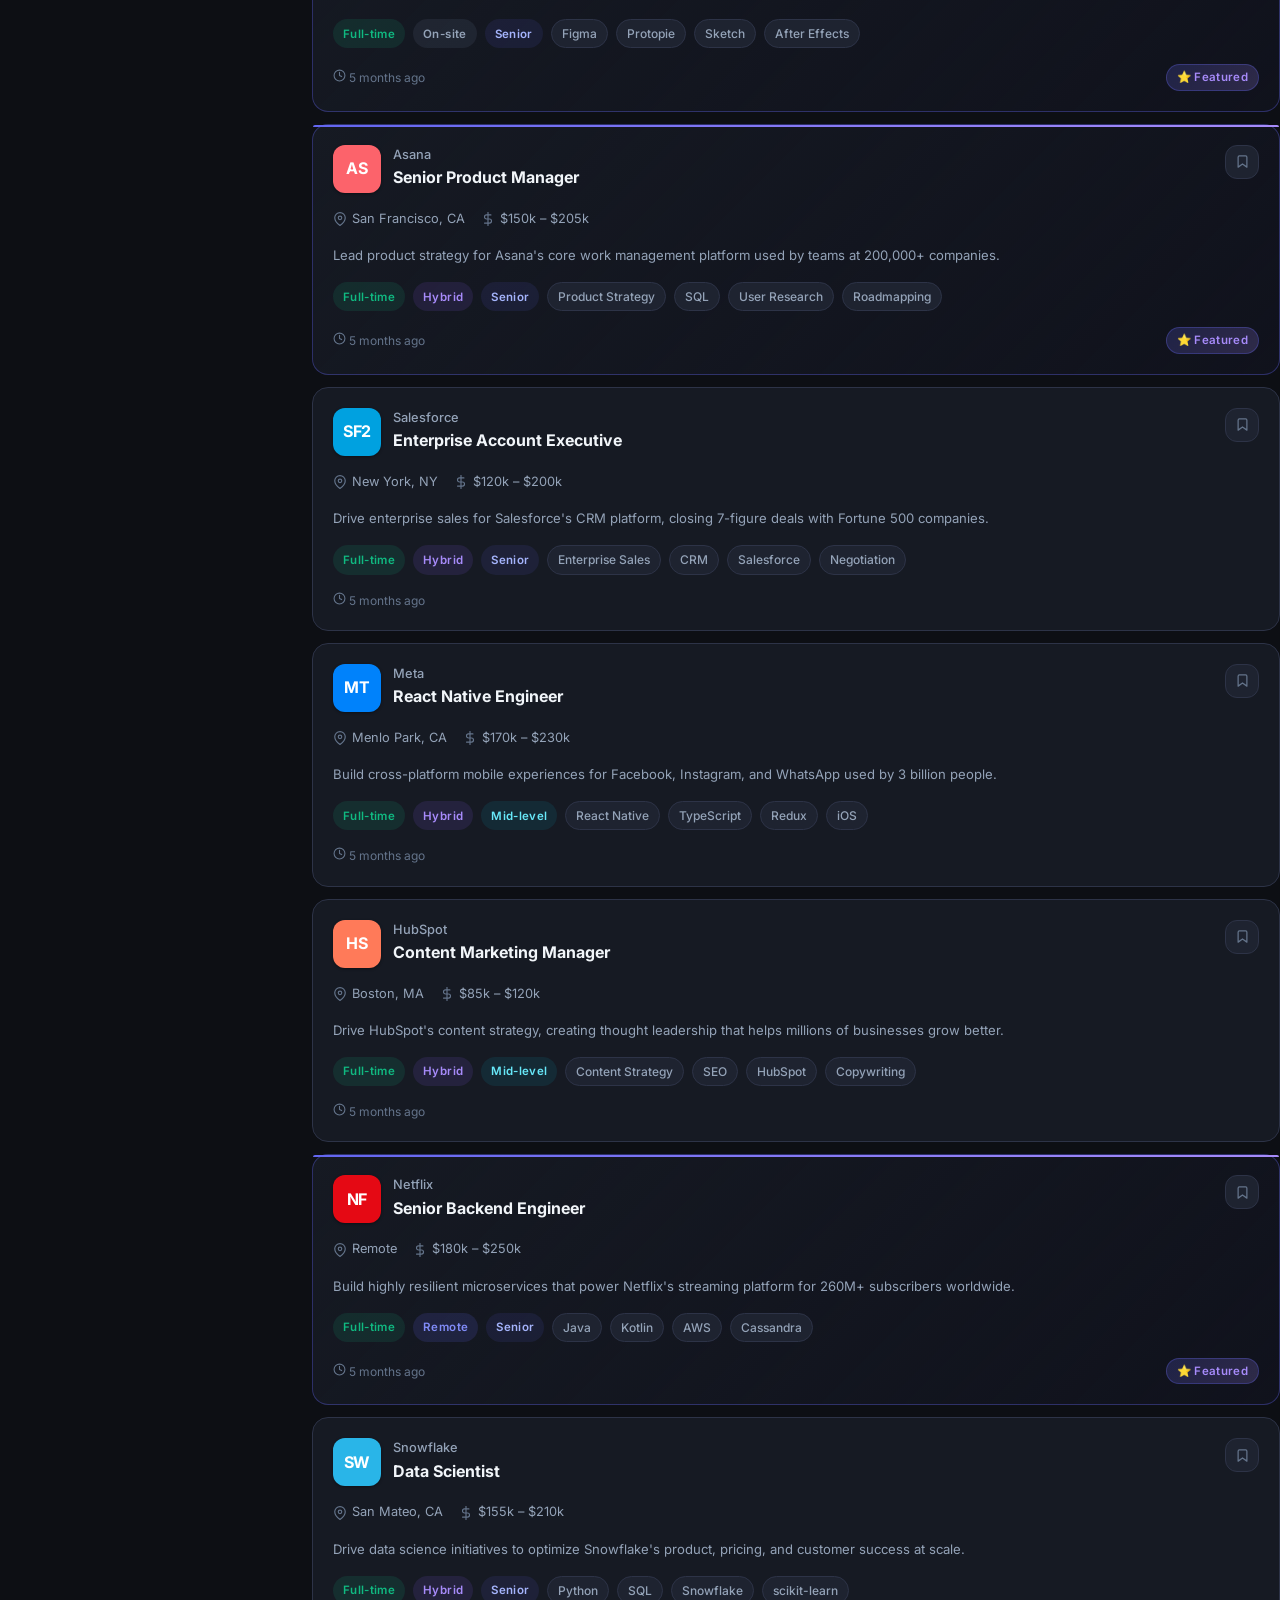
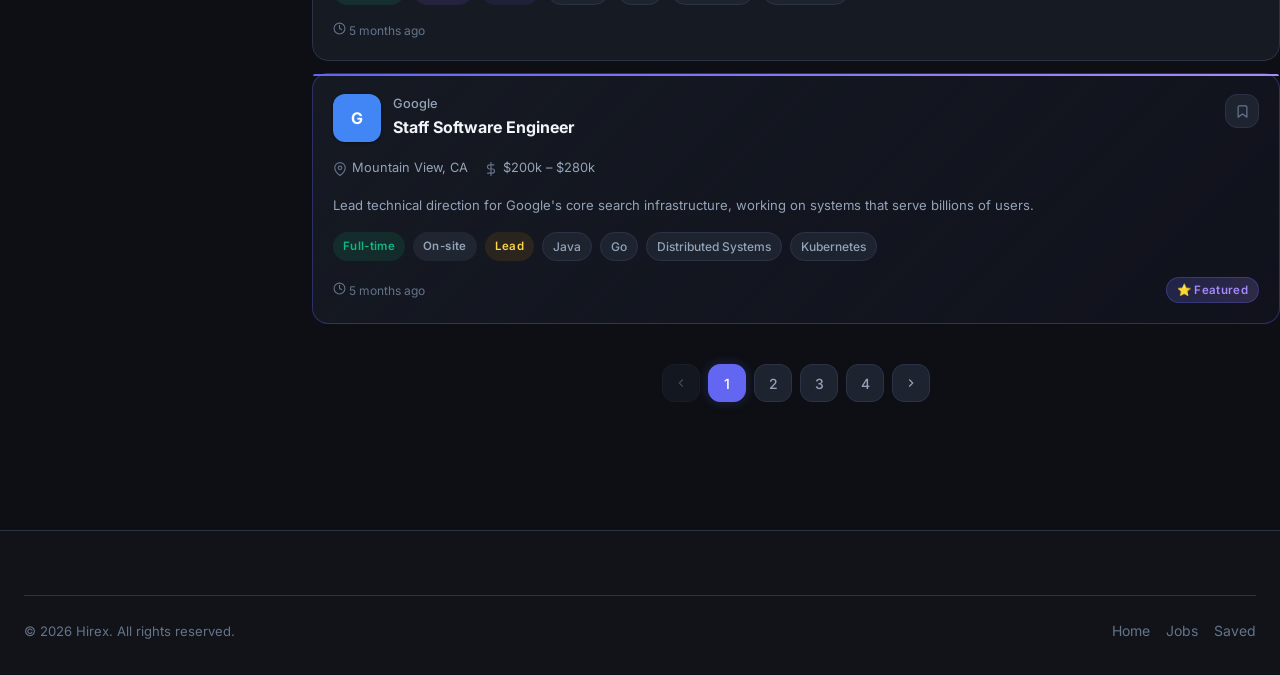
<file: jobs.html>
<!DOCTYPE html>
<html lang="en" data-theme="dark">
<head>
  <meta charset="UTF-8" />
  <meta name="viewport" content="width=device-width, initial-scale=1.0" />
  <title>Browse Jobs — Hirex</title>
  <meta name="description" content="Browse 37+ jobs in engineering, design, product, marketing, finance, and more. Filter by category, type, remote, level, and salary." />
  <link rel="preconnect" href="https://fonts.googleapis.com" />
  <link rel="preconnect" href="https://fonts.gstatic.com" crossorigin />
  <link href="https://fonts.googleapis.com/css2?family=Inter:wght@300;400;500;600;700;800&display=swap" rel="stylesheet" />
  <link rel="stylesheet" href="css/variables.css" />
  <link rel="stylesheet" href="css/base.css" />
  <link rel="stylesheet" href="css/animations.css" />
  <link rel="stylesheet" href="css/components.css" />
  <link rel="stylesheet" href="css/layout.css" />
</head>
<body>

<!-- HEADER -->
<header class="header" role="banner">
  <div class="container">
    <div class="header__inner">
      <a href="index.html" class="header__logo">
        <div class="header__logo-icon"><svg xmlns="http://www.w3.org/2000/svg" width="18" height="18" viewBox="0 0 24 24" fill="none" stroke="#fff" stroke-width="2.5"><rect x="2" y="7" width="20" height="14" rx="2"/><path d="M16 21V5a2 2 0 0 0-2-2h-4a2 2 0 0 0-2 2v16"/></svg></div>
        <span class="header__logo-text">Hire<span>x</span></span>
      </a>
      <nav class="header__nav">
        <a href="index.html"      class="nav-link">Home</a>
        <a href="jobs.html"       class="nav-link active">Find Jobs</a>
        <a href="saved-jobs.html" class="nav-link">Saved Jobs</a>
      </nav>
      <div class="header__actions">
        <button id="theme-toggle" class="theme-toggle" aria-label="Toggle theme"><span id="theme-icon"><svg xmlns="http://www.w3.org/2000/svg" width="18" height="18" viewBox="0 0 24 24" fill="none" stroke="currentColor" stroke-width="2"><circle cx="12" cy="12" r="5"/><path d="M12 1v2M12 21v2M4.22 4.22l1.42 1.42M18.36 18.36l1.42 1.42M1 12h2M21 12h2M4.22 19.78l1.42-1.42M18.36 5.64l1.42-1.42"/></svg></span></button>
        <button id="mobile-menu-btn" class="mobile-menu-btn" aria-label="Open menu" aria-expanded="false"><svg xmlns="http://www.w3.org/2000/svg" width="18" height="18" viewBox="0 0 24 24" fill="none" stroke="currentColor" stroke-width="2"><line x1="3" y1="12" x2="21" y2="12"/><line x1="3" y1="6" x2="21" y2="6"/><line x1="3" y1="18" x2="21" y2="18"/></svg></button>
      </div>
    </div>
  </div>
  <nav id="mobile-nav" class="mobile-nav container">
    <a href="index.html" class="nav-link">Home</a>
    <a href="jobs.html" class="nav-link">Find Jobs</a>
    <a href="saved-jobs.html" class="nav-link">Saved Jobs</a>
  </nav>
</header>

<!-- PAGE HEADER -->
<div class="page-header">
  <div class="container">
    <h1 style="font-size:clamp(1.6rem,3vw,2.25rem);margin-bottom:8px">Browse Jobs</h1>
    <p style="color:var(--text-secondary);font-size:.95rem">Explore opportunities from top companies across every industry.</p>
  </div>
</div>

<!-- JOBS PAGE MAIN -->
<div class="container section-sm">

  <!-- Active filters -->
  <div id="active-filters" class="active-filters" aria-label="Active filters" role="list"></div>

  <!-- Search bar -->
  <div style="margin-bottom:20px;position:relative">
    <div class="input-with-icon">
      <svg class="input-icon" xmlns="http://www.w3.org/2000/svg" width="16" height="16" viewBox="0 0 24 24" fill="none" stroke="currentColor" stroke-width="2"><circle cx="11" cy="11" r="8"/><line x1="21" y1="21" x2="16.65" y2="16.65"/></svg>
      <input id="search-input" class="input" type="text" placeholder="Search by title, company, skill, or location…" autocomplete="off" aria-label="Search jobs" style="border-radius:var(--r-full);padding-left:42px" />
    </div>
  </div>

  <!-- Mobile filter toggle -->
  <button id="mobile-filter-btn" class="btn btn-secondary btn-sm" style="display:none;margin-bottom:12px" aria-controls="filter-sidebar">
    <svg xmlns="http://www.w3.org/2000/svg" width="14" height="14" viewBox="0 0 24 24" fill="none" stroke="currentColor" stroke-width="2"><polygon points="22 3 2 3 10 12.46 10 19 14 21 14 12.46 22 3"/></svg>
    Filters
  </button>

  <div class="jobs-layout">

    <!-- FILTER SIDEBAR -->
    <aside id="filter-sidebar" aria-label="Job filters">
      <div class="filter-sidebar-sticky">
        <div class="filter-sidebar-wrap">
          <div class="filter-sidebar-header">
            <span style="font-size:.9rem;font-weight:700">Filters</span>
            <button id="clear-filters-btn" class="btn btn-ghost btn-sm" style="font-size:.75rem;padding:4px 10px">Clear all</button>
          </div>

          <!-- Category -->
          <div class="filter-section">
            <div class="filter-section__header">
              <span class="filter-section__title">Category</span>
              <svg class="filter-section__toggle" xmlns="http://www.w3.org/2000/svg" width="14" height="14" viewBox="0 0 24 24" fill="none" stroke="currentColor" stroke-width="2"><polyline points="6 9 12 15 18 9"/></svg>
            </div>
            <div class="filter-section__body collapsible-body">
              <label class="checkbox-label"><input type="checkbox" data-filter-category value="Engineering"> Engineering</label>
              <label class="checkbox-label"><input type="checkbox" data-filter-category value="Design"> Design</label>
              <label class="checkbox-label"><input type="checkbox" data-filter-category value="Marketing"> Marketing</label>
              <label class="checkbox-label"><input type="checkbox" data-filter-category value="Product"> Product</label>
              <label class="checkbox-label"><input type="checkbox" data-filter-category value="Finance"> Finance</label>
              <label class="checkbox-label"><input type="checkbox" data-filter-category value="Data"> Data & Analytics</label>
              <label class="checkbox-label"><input type="checkbox" data-filter-category value="HR"> HR</label>
              <label class="checkbox-label"><input type="checkbox" data-filter-category value="Operations"> Operations</label>
              <label class="checkbox-label"><input type="checkbox" data-filter-category value="Sales"> Sales</label>
            </div>
          </div>

          <!-- Job Type -->
          <div class="filter-section">
            <div class="filter-section__header">
              <span class="filter-section__title">Job Type</span>
              <svg class="filter-section__toggle" xmlns="http://www.w3.org/2000/svg" width="14" height="14" viewBox="0 0 24 24" fill="none" stroke="currentColor" stroke-width="2"><polyline points="6 9 12 15 18 9"/></svg>
            </div>
            <div class="filter-section__body collapsible-body">
              <label class="checkbox-label"><input type="checkbox" data-filter-type value="full-time"> Full-time</label>
              <label class="checkbox-label"><input type="checkbox" data-filter-type value="part-time"> Part-time</label>
              <label class="checkbox-label"><input type="checkbox" data-filter-type value="contract"> Contract</label>
              <label class="checkbox-label"><input type="checkbox" data-filter-type value="internship"> Internship</label>
              <label class="checkbox-label"><input type="checkbox" data-filter-type value="freelance"> Freelance</label>
            </div>
          </div>

          <!-- Work Mode -->
          <div class="filter-section">
            <div class="filter-section__header">
              <span class="filter-section__title">Work Mode</span>
              <svg class="filter-section__toggle" xmlns="http://www.w3.org/2000/svg" width="14" height="14" viewBox="0 0 24 24" fill="none" stroke="currentColor" stroke-width="2"><polyline points="6 9 12 15 18 9"/></svg>
            </div>
            <div class="filter-section__body collapsible-body">
              <label class="checkbox-label"><input type="checkbox" data-filter-remote value="remote"> Remote</label>
              <label class="checkbox-label"><input type="checkbox" data-filter-remote value="hybrid"> Hybrid</label>
              <label class="checkbox-label"><input type="checkbox" data-filter-remote value="onsite"> On-site</label>
            </div>
          </div>

          <!-- Experience Level -->
          <div class="filter-section">
            <div class="filter-section__header">
              <span class="filter-section__title">Experience Level</span>
              <svg class="filter-section__toggle" xmlns="http://www.w3.org/2000/svg" width="14" height="14" viewBox="0 0 24 24" fill="none" stroke="currentColor" stroke-width="2"><polyline points="6 9 12 15 18 9"/></svg>
            </div>
            <div class="filter-section__body collapsible-body">
              <label class="checkbox-label"><input type="checkbox" data-filter-level value="entry"> Entry Level</label>
              <label class="checkbox-label"><input type="checkbox" data-filter-level value="mid"> Mid Level</label>
              <label class="checkbox-label"><input type="checkbox" data-filter-level value="senior"> Senior</label>
              <label class="checkbox-label"><input type="checkbox" data-filter-level value="lead"> Lead / Staff</label>
              <label class="checkbox-label"><input type="checkbox" data-filter-level value="executive"> Executive</label>
            </div>
          </div>

          <!-- Salary Range -->
          <div class="filter-section">
            <div class="filter-section__header">
              <span class="filter-section__title">Salary Range</span>
              <svg class="filter-section__toggle" xmlns="http://www.w3.org/2000/svg" width="14" height="14" viewBox="0 0 24 24" fill="none" stroke="currentColor" stroke-width="2"><polyline points="6 9 12 15 18 9"/></svg>
            </div>
            <div class="filter-section__body collapsible-body">
              <div id="salary-display" style="font-size:.82rem;font-weight:600;color:var(--success);margin-bottom:10px">$0 – $500k</div>
              <div style="display:flex;flex-direction:column;gap:10px">
                <div>
                  <div style="font-size:.72rem;color:var(--text-muted);margin-bottom:5px">Minimum</div>
                  <input id="salary-min" type="range" class="range-slider" min="0" max="300" step="10" value="0" aria-label="Minimum salary" />
                </div>
                <div>
                  <div style="font-size:.72rem;color:var(--text-muted);margin-bottom:5px">Maximum</div>
                  <input id="salary-max" type="range" class="range-slider" min="0" max="500" step="10" value="500" aria-label="Maximum salary" />
                </div>
              </div>
            </div>
          </div>

        </div>
      </div>
    </aside>

    <!-- JOBS MAIN -->
    <main id="jobs-main">
      <div class="jobs-toolbar">
        <div id="jobs-count" class="jobs-toolbar__count" aria-live="polite">Loading jobs…</div>
        <div style="display:flex;align-items:center;gap:8px">
          <label for="sort-select" class="text-sm text-secondary">Sort:</label>
          <select id="sort-select" class="select" style="width:auto;padding:8px 32px 8px 12px;font-size:.82rem" aria-label="Sort jobs">
            <option value="newest">Newest</option>
            <option value="oldest">Oldest</option>
            <option value="salary-high">Salary: High to Low</option>
            <option value="salary-low">Salary: Low to High</option>
            <option value="relevance">Featured First</option>
          </select>
        </div>
      </div>

      <div id="jobs-grid" class="jobs-grid" role="list" aria-label="Job listings"></div>
      <div id="jobs-pagination" aria-label="Pagination"></div>
    </main>

  </div>
</div>

<!-- FOOTER -->
<footer class="footer" role="contentinfo">
  <div class="container">
    <div class="footer__bottom" style="margin-top:0;padding-top:var(--sp-6)">
      <div class="footer__copy">© 2026 Hirex. All rights reserved.</div>
      <div style="display:flex;gap:16px">
        <a href="index.html" class="footer__link">Home</a>
        <a href="jobs.html" class="footer__link">Jobs</a>
        <a href="saved-jobs.html" class="footer__link">Saved</a>
      </div>
    </div>
  </div>
</footer>

<script src="js/jobs-data.js"></script>
<script src="js/storage.js"></script>
<script src="js/ui.js"></script>
<script src="js/render.js"></script>
<script src="js/filters.js"></script>
<script src="js/app-jobs.js"></script>
<script>
  // Show mobile filter btn on small screens
  if (window.innerWidth <= 900) {
    document.getElementById('mobile-filter-btn').style.display = 'inline-flex';
    document.getElementById('filter-sidebar').classList.add('hidden');
  }
</script>
</body>
</html>
</file>
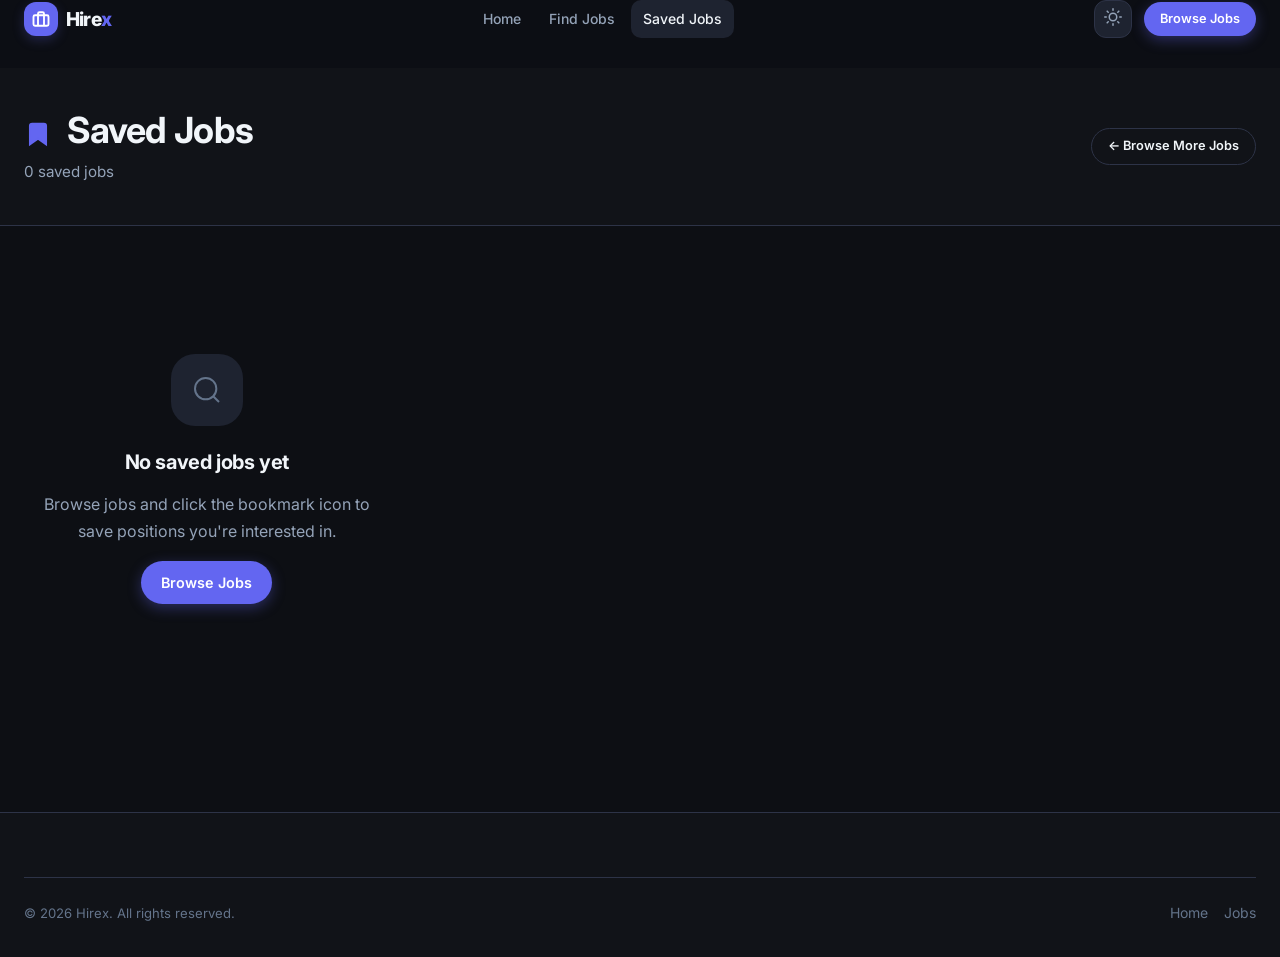
<file: saved-jobs.html>
<!DOCTYPE html>
<html lang="en" data-theme="dark">
<head>
  <meta charset="UTF-8" />
  <meta name="viewport" content="width=device-width, initial-scale=1.0" />
  <title>Saved Jobs — Hirex</title>
  <meta name="description" content="View and manage your saved job listings on Hirex." />
  <link rel="preconnect" href="https://fonts.googleapis.com" />
  <link rel="preconnect" href="https://fonts.gstatic.com" crossorigin />
  <link href="https://fonts.googleapis.com/css2?family=Inter:wght@300;400;500;600;700;800&display=swap" rel="stylesheet" />
  <link rel="stylesheet" href="css/variables.css" />
  <link rel="stylesheet" href="css/base.css" />
  <link rel="stylesheet" href="css/animations.css" />
  <link rel="stylesheet" href="css/components.css" />
  <link rel="stylesheet" href="css/layout.css" />
</head>
<body>

<!-- HEADER -->
<header class="header" role="banner">
  <div class="container">
    <div class="header__inner">
      <a href="index.html" class="header__logo">
        <div class="header__logo-icon"><svg xmlns="http://www.w3.org/2000/svg" width="18" height="18" viewBox="0 0 24 24" fill="none" stroke="#fff" stroke-width="2.5"><rect x="2" y="7" width="20" height="14" rx="2"/><path d="M16 21V5a2 2 0 0 0-2-2h-4a2 2 0 0 0-2 2v16"/></svg></div>
        <span class="header__logo-text">Hire<span>x</span></span>
      </a>
      <nav class="header__nav">
        <a href="index.html"      class="nav-link">Home</a>
        <a href="jobs.html"       class="nav-link">Find Jobs</a>
        <a href="saved-jobs.html" class="nav-link active">Saved Jobs</a>
      </nav>
      <div class="header__actions">
        <button id="theme-toggle" class="theme-toggle" aria-label="Toggle theme"><span id="theme-icon"><svg xmlns="http://www.w3.org/2000/svg" width="18" height="18" viewBox="0 0 24 24" fill="none" stroke="currentColor" stroke-width="2"><circle cx="12" cy="12" r="5"/><path d="M12 1v2M12 21v2M4.22 4.22l1.42 1.42M18.36 18.36l1.42 1.42M1 12h2M21 12h2M4.22 19.78l1.42-1.42M18.36 5.64l1.42-1.42"/></svg></span></button>
        <a href="jobs.html" class="btn btn-primary btn-sm">Browse Jobs</a>
        <button id="mobile-menu-btn" class="mobile-menu-btn" aria-label="Open menu" aria-expanded="false"><svg xmlns="http://www.w3.org/2000/svg" width="18" height="18" viewBox="0 0 24 24" fill="none" stroke="currentColor" stroke-width="2"><line x1="3" y1="12" x2="21" y2="12"/><line x1="3" y1="6" x2="21" y2="6"/><line x1="3" y1="18" x2="21" y2="18"/></svg></button>
      </div>
    </div>
  </div>
  <nav id="mobile-nav" class="mobile-nav container">
    <a href="index.html" class="nav-link">Home</a>
    <a href="jobs.html" class="nav-link">Find Jobs</a>
    <a href="saved-jobs.html" class="nav-link">Saved Jobs</a>
  </nav>
</header>

<!-- PAGE HEADER -->
<div class="page-header">
  <div class="container" style="display:flex;align-items:center;justify-content:space-between;flex-wrap:wrap;gap:16px">
    <div>
      <h1 style="font-size:clamp(1.6rem,3vw,2.25rem);margin-bottom:6px">
        <svg xmlns="http://www.w3.org/2000/svg" width="28" height="28" viewBox="0 0 24 24" fill="currentColor" stroke="var(--accent)" stroke-width="1.5" style="vertical-align:middle;margin-right:8px;color:var(--accent)"><path d="M19 21l-7-5-7 5V5a2 2 0 0 1 2-2h10a2 2 0 0 1 2 2z"/></svg>
        Saved Jobs
      </h1>
      <p id="saved-count" style="color:var(--text-secondary);font-size:.95rem">Loading…</p>
    </div>
    <a href="jobs.html" class="btn btn-secondary btn-sm">← Browse More Jobs</a>
  </div>
</div>

<!-- SAVED JOBS GRID -->
<div class="container section-sm">
  <div id="saved-jobs-grid" class="saved-jobs-grid" role="list" aria-label="Saved job listings"></div>
</div>

<!-- FOOTER -->
<footer class="footer" role="contentinfo">
  <div class="container">
    <div class="footer__bottom" style="margin-top:0;padding-top:var(--sp-6)">
      <div class="footer__copy">© 2026 Hirex. All rights reserved.</div>
      <div style="display:flex;gap:16px">
        <a href="index.html" class="footer__link">Home</a>
        <a href="jobs.html" class="footer__link">Jobs</a>
      </div>
    </div>
  </div>
</footer>

<script src="js/jobs-data.js"></script>
<script src="js/storage.js"></script>
<script src="js/ui.js"></script>
<script src="js/render.js"></script>
<script src="js/app-saved.js"></script>
</body>
</html>
</file>
<file: css/variables.css>
/* =========================================
   HIREX — Design Tokens & CSS Variables
   ========================================= */

:root {
  /* ---- Backgrounds ---- */
  --bg-primary:   #0d0f14;
  --bg-secondary: #111318;
  --bg-card:      #161a23;
  --bg-elevated:  #1e2330;
  --bg-hover:     #242a38;

  /* ---- Accent (Indigo) ---- */
  --accent:        #6366f1;
  --accent-hover:  #4f46e5;
  --accent-light:  rgba(99, 102, 241, 0.12);
  --accent-glow:   rgba(99, 102, 241, 0.25);

  /* ---- Text ---- */
  --text-primary:   #f1f5f9;
  --text-secondary: #94a3b8;
  --text-muted:     #64748b;
  --text-accent:    #818cf8;

  /* ---- Borders ---- */
  --border:        #2d3347;
  --border-hover:  #3d4761;
  --border-accent: rgba(99, 102, 241, 0.4);

  /* ---- Semantic Colors ---- */
  --success:    #10b981;
  --success-bg: rgba(16, 185, 129, 0.1);
  --warning:    #f59e0b;
  --warning-bg: rgba(245, 158, 11, 0.1);
  --error:      #ef4444;
  --error-bg:   rgba(239, 68, 68, 0.1);
  --info:       #38bdf8;
  --info-bg:    rgba(56, 189, 248, 0.1);

  /* ---- Category Badge Colors ---- */
  --cat-engineering:  #6366f1;
  --cat-design:       #ec4899;
  --cat-marketing:    #f59e0b;
  --cat-product:      #06b6d4;
  --cat-finance:      #10b981;
  --cat-data:         #8b5cf6;
  --cat-hr:           #f97316;
  --cat-operations:   #64748b;
  --cat-sales:        #14b8a6;
  --cat-devops:       #84cc16;

  /* ---- Job Type Badge Colors ---- */
  --type-fulltime:    #10b981;
  --type-parttime:    #f59e0b;
  --type-contract:    #06b6d4;
  --type-internship:  #ec4899;
  --type-freelance:   #8b5cf6;

  /* ---- Remote Badge Colors ---- */
  --remote-remote:  #6366f1;
  --remote-hybrid:  #8b5cf6;
  --remote-onsite:  #64748b;

  /* ---- Spacing Scale ---- */
  --sp-1:  4px;
  --sp-2:  8px;
  --sp-3:  12px;
  --sp-4:  16px;
  --sp-5:  20px;
  --sp-6:  24px;
  --sp-8:  32px;
  --sp-10: 40px;
  --sp-12: 48px;
  --sp-14: 56px;
  --sp-16: 64px;
  --sp-20: 80px;
  --sp-24: 96px;

  /* ---- Border Radius ---- */
  --r-xs:   4px;
  --r-sm:   6px;
  --r:      10px;
  --r-md:   12px;
  --r-lg:   16px;
  --r-xl:   20px;
  --r-2xl:  24px;
  --r-full: 9999px;

  /* ---- Shadows ---- */
  --shadow-sm:     0 1px 3px rgba(0, 0, 0, 0.4);
  --shadow:        0 4px 16px rgba(0, 0, 0, 0.35);
  --shadow-md:     0 8px 30px rgba(0, 0, 0, 0.45);
  --shadow-lg:     0 20px 60px rgba(0, 0, 0, 0.55);
  --shadow-accent: 0 0 24px rgba(99, 102, 241, 0.25);
  --shadow-card:   0 2px 8px rgba(0, 0, 0, 0.3), 0 0 0 1px var(--border);

  /* ---- Typography ---- */
  --font: 'Inter', -apple-system, BlinkMacSystemFont, 'Segoe UI', sans-serif;

  /* ---- Transitions ---- */
  --t-fast:  120ms ease;
  --t:       220ms ease;
  --t-slow:  380ms ease;
  --t-spring: 300ms cubic-bezier(0.34, 1.56, 0.64, 1);

  /* ---- Z-Index ---- */
  --z-base:    1;
  --z-header:  100;
  --z-modal:   200;
  --z-toast:   300;
  --z-tooltip: 400;

  /* ---- Layout ---- */
  --max-width:     1280px;
  --header-height: 68px;
}

/* ---- Light Mode ---- */
[data-theme="light"] {
  --bg-primary:   #f8fafc;
  --bg-secondary: #f1f5f9;
  --bg-card:      #ffffff;
  --bg-elevated:  #f8fafc;
  --bg-hover:     #f1f5f9;

  --text-primary:   #0f172a;
  --text-secondary: #475569;
  --text-muted:     #94a3b8;
  --text-accent:    #4f46e5;

  --border:       #e2e8f0;
  --border-hover: #cbd5e1;

  --shadow-sm: 0 1px 3px rgba(0, 0, 0, 0.06);
  --shadow:    0 4px 16px rgba(0, 0, 0, 0.08);
  --shadow-md: 0 8px 30px rgba(0, 0, 0, 0.1);
  --shadow-lg: 0 20px 60px rgba(0, 0, 0, 0.12);
  --shadow-card: 0 2px 8px rgba(0, 0, 0, 0.06), 0 0 0 1px var(--border);
}
</file>
<file: css/base.css>
/* =============================================
   HIREX — Base Styles, Reset & Typography
   ============================================= */

@import url('https://fonts.googleapis.com/css2?family=Inter:wght@300;400;500;600;700;800&display=swap');
@import './variables.css';

/* ---- Reset ---- */
*, *::before, *::after {
  box-sizing: border-box;
  margin: 0;
  padding: 0;
}

html {
  font-size: 16px;
  scroll-behavior: smooth;
  -webkit-text-size-adjust: 100%;
}

body {
  font-family: var(--font);
  background-color: var(--bg-primary);
  color: var(--text-primary);
  line-height: 1.6;
  min-height: 100vh;
  transition: background-color var(--t), color var(--t);
  overflow-x: hidden;
  -webkit-font-smoothing: antialiased;
  -moz-osx-font-smoothing: grayscale;
}

/* ---- Page fade-in ---- */
body {
  animation: pageFadeIn 0.35s ease forwards;
}

@keyframes pageFadeIn {
  from { opacity: 0; transform: translateY(6px); }
  to   { opacity: 1; transform: translateY(0); }
}

/* ---- Typography ---- */
h1, h2, h3, h4, h5, h6 {
  font-weight: 700;
  line-height: 1.25;
  letter-spacing: -0.02em;
  color: var(--text-primary);
}

h1 { font-size: clamp(2rem, 5vw, 3.5rem); }
h2 { font-size: clamp(1.5rem, 3vw, 2.25rem); }
h3 { font-size: clamp(1.2rem, 2vw, 1.5rem); }
h4 { font-size: 1.125rem; }
h5 { font-size: 1rem; }
h6 { font-size: 0.875rem; }

p { color: var(--text-secondary); line-height: 1.7; }

a {
  color: var(--accent);
  text-decoration: none;
  transition: color var(--t-fast);
}
a:hover { color: var(--text-accent); }

ul, ol { list-style: none; }

img { display: block; max-width: 100%; }

button, input, textarea, select {
  font-family: var(--font);
  font-size: inherit;
}

button { cursor: pointer; border: none; background: none; }

/* ---- Scrollbar (Webkit) ---- */
::-webkit-scrollbar { width: 6px; height: 6px; }
::-webkit-scrollbar-track { background: var(--bg-secondary); }
::-webkit-scrollbar-thumb {
  background: var(--border);
  border-radius: var(--r-full);
}
::-webkit-scrollbar-thumb:hover { background: var(--border-hover); }

/* ---- Focus Visible ---- */
:focus-visible {
  outline: 2px solid var(--accent);
  outline-offset: 2px;
  border-radius: var(--r-sm);
}

/* ---- Selection ---- */
::selection {
  background: var(--accent-light);
  color: var(--text-primary);
}

/* ---- Utility Classes ---- */
.sr-only {
  position: absolute;
  width: 1px; height: 1px;
  padding: 0; margin: -1px;
  overflow: hidden;
  clip: rect(0, 0, 0, 0);
  white-space: nowrap;
  border-width: 0;
}

.text-primary   { color: var(--text-primary); }
.text-secondary { color: var(--text-secondary); }
.text-muted     { color: var(--text-muted); }
.text-accent    { color: var(--accent); }
.text-success   { color: var(--success); }

.text-sm  { font-size: 0.875rem; }
.text-xs  { font-size: 0.75rem; }
.text-lg  { font-size: 1.125rem; }
.text-xl  { font-size: 1.25rem; }

.font-medium { font-weight: 500; }
.font-semi   { font-weight: 600; }
.font-bold   { font-weight: 700; }

.truncate {
  overflow: hidden;
  text-overflow: ellipsis;
  white-space: nowrap;
}

.flex { display: flex; }
.flex-col { flex-direction: column; }
.items-center { align-items: center; }
.justify-center { justify-content: center; }
.justify-between { justify-content: space-between; }
.gap-1 { gap: var(--sp-1); }
.gap-2 { gap: var(--sp-2); }
.gap-3 { gap: var(--sp-3); }
.gap-4 { gap: var(--sp-4); }
.gap-6 { gap: var(--sp-6); }

.hidden { display: none !important; }
.w-full { width: 100%; }
</file>
<file: css/animations.css>
/* ============================================
   HIREX — Animations, Transitions & Skeletons
   ============================================ */

/* ---- Page entrance ---- */
@keyframes fadeUp {
  from { opacity: 0; transform: translateY(20px); }
  to   { opacity: 1; transform: translateY(0); }
}

@keyframes fadeIn {
  from { opacity: 0; }
  to   { opacity: 1; }
}

@keyframes slideInRight {
  from { opacity: 0; transform: translateX(24px); }
  to   { opacity: 1; transform: translateX(0); }
}

@keyframes slideInUp {
  from { opacity: 0; transform: translateY(16px); }
  to   { opacity: 1; transform: translateY(0); }
}

@keyframes scaleIn {
  from { opacity: 0; transform: scale(0.95); }
  to   { opacity: 1; transform: scale(1); }
}

/* ---- Stagger utilities ---- */
.anim-fade-up       { animation: fadeUp 0.4s ease forwards; }
.anim-fade-in       { animation: fadeIn 0.3s ease forwards; }
.anim-slide-right   { animation: slideInRight 0.4s ease forwards; }
.anim-scale-in      { animation: scaleIn 0.3s ease forwards; }

.delay-1  { animation-delay: 0.05s; }
.delay-2  { animation-delay: 0.10s; }
.delay-3  { animation-delay: 0.15s; }
.delay-4  { animation-delay: 0.20s; }
.delay-5  { animation-delay: 0.25s; }
.delay-6  { animation-delay: 0.30s; }

/* ---- Skeleton shimmer ---- */
@keyframes shimmer {
  0%   { background-position: -700px 0; }
  100% { background-position: 700px 0; }
}

.skeleton {
  background: linear-gradient(
    90deg,
    var(--bg-elevated) 0%,
    var(--bg-hover) 50%,
    var(--bg-elevated) 100%
  );
  background-size: 700px 100%;
  animation: shimmer 1.4s infinite linear;
  border-radius: var(--r-sm);
}

.skeleton-text {
  height: 14px;
  border-radius: var(--r-sm);
  margin-bottom: var(--sp-2);
}
.skeleton-text.w-80 { width: 80%; }
.skeleton-text.w-60 { width: 60%; }
.skeleton-text.w-40 { width: 40%; }

.skeleton-card {
  background: var(--bg-card);
  border: 1px solid var(--border);
  border-radius: var(--r-lg);
  padding: var(--sp-5);
  box-shadow: var(--shadow-card);
}

.skeleton-avatar {
  width: 48px;
  height: 48px;
  border-radius: var(--r-md);
  flex-shrink: 0;
}

.skeleton-badge {
  height: 22px;
  width: 70px;
  border-radius: var(--r-full);
  display: inline-block;
}

/* ---- Hover lift ---- */
.hover-lift {
  transition: transform var(--t), box-shadow var(--t);
}
.hover-lift:hover {
  transform: translateY(-3px);
  box-shadow: var(--shadow-md);
}

/* ---- Pulse ---- */
@keyframes pulse {
  0%, 100% { opacity: 1; }
  50%       { opacity: 0.5; }
}
.animate-pulse { animation: pulse 2s cubic-bezier(0.4, 0, 0.6, 1) infinite; }

/* ---- Spin ---- */
@keyframes spin {
  from { transform: rotate(0deg); }
  to   { transform: rotate(360deg); }
}
.animate-spin { animation: spin 1s linear infinite; }

/* ---- Toast slide ---- */
@keyframes toastSlideIn {
  from { opacity: 0; transform: translateX(120%); }
  to   { opacity: 1; transform: translateX(0); }
}

@keyframes toastSlideOut {
  from { opacity: 1; transform: translateX(0); }
  to   { opacity: 0; transform: translateX(120%); }
}

/* ---- Number counter (hero stats) ---- */
@keyframes countUp {
  from { opacity: 0; transform: translateY(10px); }
  to   { opacity: 1; transform: translateY(0); }
}

/* ---- Gradient shimmer for hero ---- */
@keyframes gradientShift {
  0%   { background-position: 0% 50%; }
  50%  { background-position: 100% 50%; }
  100% { background-position: 0% 50%; }
}

.gradient-text {
  background: linear-gradient(135deg, #6366f1, #a78bfa, #ec4899, #6366f1);
  background-size: 300% 300%;
  -webkit-background-clip: text;
  -webkit-text-fill-color: transparent;
  background-clip: text;
  animation: gradientShift 6s ease infinite;
}

/* ---- Backdrop blur support ---- */
@supports (backdrop-filter: blur(12px)) {
  .glass {
    background: rgba(22, 26, 35, 0.75);
    backdrop-filter: blur(12px);
    -webkit-backdrop-filter: blur(12px);
  }
  [data-theme="light"] .glass {
    background: rgba(255, 255, 255, 0.75);
  }
}

/* ---- Collapse/Expand ---- */
.collapsible-body {
  overflow: hidden;
  max-height: 0;
  transition: max-height var(--t-slow) ease;
}
.collapsible-body.open {
  max-height: 1000px;
}

/* ---- Filter chip appear ---- */
@keyframes chipPop {
  0%   { transform: scale(0.8); opacity: 0; }
  60%  { transform: scale(1.05); }
  100% { transform: scale(1); opacity: 1; }
}
.chip-enter { animation: chipPop 0.2s var(--t-spring) forwards; }

/* ---- Scroll-based sticky header ---- */
.header--scrolled {
  box-shadow: var(--shadow-md);
  border-bottom-color: var(--border);
}
</file>
<file: css/components.css>
/* ============================================
   HIREX — Components
   Buttons, Badges, Cards, Inputs, Toasts, etc.
   ============================================ */

/* ==========================================
   BUTTONS
   ========================================== */

.btn {
  display: inline-flex;
  align-items: center;
  justify-content: center;
  gap: var(--sp-2);
  padding: 10px var(--sp-5);
  font-weight: 600;
  font-size: 0.9rem;
  border-radius: var(--r-full);
  transition: all var(--t);
  cursor: pointer;
  white-space: nowrap;
  position: relative;
  overflow: hidden;
  border: none;
  text-decoration: none;
}

.btn::before {
  content: '';
  position: absolute;
  inset: 0;
  background: rgba(255,255,255,0);
  transition: background var(--t-fast);
}
.btn:hover::before { background: rgba(255,255,255,0.06); }
.btn:active::before { background: rgba(0,0,0,0.1); }
.btn:active { transform: scale(0.98); }

/* Primary */
.btn-primary {
  background: var(--accent);
  color: #fff;
  box-shadow: 0 4px 14px rgba(99, 102, 241, 0.35);
}
.btn-primary:hover {
  background: var(--accent-hover);
  box-shadow: 0 6px 20px rgba(99, 102, 241, 0.5);
  transform: translateY(-1px);
  color: #fff;
}

/* Secondary / Outline */
.btn-secondary {
  background: transparent;
  color: var(--text-primary);
  border: 1.5px solid var(--border);
}
.btn-secondary:hover {
  border-color: var(--border-hover);
  background: var(--bg-elevated);
  color: var(--text-primary);
}

/* Ghost */
.btn-ghost {
  background: transparent;
  color: var(--text-secondary);
}
.btn-ghost:hover {
  background: var(--bg-elevated);
  color: var(--text-primary);
}

/* Danger */
.btn-danger {
  background: var(--error-bg);
  color: var(--error);
  border: 1.5px solid rgba(239, 68, 68, 0.25);
}
.btn-danger:hover {
  background: var(--error);
  color: #fff;
}

/* Success */
.btn-success {
  background: var(--success-bg);
  color: var(--success);
  border: 1.5px solid rgba(16, 185, 129, 0.25);
}

/* Sizes */
.btn-sm { padding: 7px var(--sp-4); font-size: 0.8rem; }
.btn-lg { padding: 14px var(--sp-8); font-size: 1rem; }
.btn-icon {
  padding: 9px;
  border-radius: var(--r-md);
}
.btn-icon.btn-sm { padding: 7px; }

/* Icon button round */
.btn-round {
  width: 38px; height: 38px;
  padding: 0;
  border-radius: var(--r-full);
}

/* ==========================================
   BADGES
   ========================================== */

.badge {
  display: inline-flex;
  align-items: center;
  gap: 5px;
  padding: 3px 10px;
  font-size: 0.72rem;
  font-weight: 600;
  letter-spacing: 0.03em;
  border-radius: var(--r-full);
  white-space: nowrap;
}

/* Job Type */
.badge-fulltime  { background: rgba(16,185,129,0.12);  color: #10b981; }
.badge-parttime  { background: rgba(245,158,11,0.12);  color: #f59e0b; }
.badge-contract  { background: rgba(6,182,212,0.12);   color: #06b6d4; }
.badge-internship{ background: rgba(236,72,153,0.12);  color: #ec4899; }
.badge-freelance { background: rgba(139,92,246,0.12);  color: #8b5cf6; }

/* Remote */
.badge-remote  { background: rgba(99,102,241,0.15);  color: #818cf8; }
.badge-hybrid  { background: rgba(139,92,246,0.12);  color: #a78bfa; }
.badge-onsite  { background: rgba(100,116,139,0.15); color: #94a3b8; }

/* Category */
.badge-engineering  { background: rgba(99,102,241,0.12);  color: #818cf8; }
.badge-design       { background: rgba(236,72,153,0.12);  color: #f472b6; }
.badge-marketing    { background: rgba(245,158,11,0.12);  color: #fbbf24; }
.badge-product      { background: rgba(6,182,212,0.12);   color: #22d3ee; }
.badge-finance      { background: rgba(16,185,129,0.12);  color: #34d399; }
.badge-data         { background: rgba(139,92,246,0.12);  color: #a78bfa; }
.badge-hr           { background: rgba(249,115,22,0.12);  color: #fb923c; }
.badge-operations   { background: rgba(100,116,139,0.15); color: #94a3b8; }
.badge-sales        { background: rgba(20,184,166,0.12);  color: #2dd4bf; }
.badge-devops       { background: rgba(132,204,22,0.12);  color: #a3e635; }

/* Level */
.badge-entry     { background: rgba(16,185,129,0.1);  color: #6ee7b7; }
.badge-mid       { background: rgba(6,182,212,0.1);   color: #67e8f9; }
.badge-senior    { background: rgba(99,102,241,0.1);  color: #a5b4fc; }
.badge-lead      { background: rgba(245,158,11,0.1);  color: #fcd34d; }
.badge-executive { background: rgba(236,72,153,0.1);  color: #f9a8d4; }

/* Featured */
.badge-featured {
  background: linear-gradient(135deg, rgba(99,102,241,0.2), rgba(167,139,250,0.2));
  color: #a78bfa;
  border: 1px solid rgba(99,102,241,0.3);
}

/* Applied (success) */
.badge-applied { background: var(--success-bg); color: var(--success); }

/* ==========================================
   SKILL TAGS
   ========================================== */

.tag {
  display: inline-flex;
  align-items: center;
  padding: 4px 10px;
  font-size: 0.75rem;
  font-weight: 500;
  color: var(--text-secondary);
  background: var(--bg-elevated);
  border: 1px solid var(--border);
  border-radius: var(--r-full);
  transition: all var(--t-fast);
}
.tag:hover {
  border-color: var(--accent);
  color: var(--accent);
  background: var(--accent-light);
}

/* ==========================================
   COMPANY AVATAR
   ========================================== */

.company-avatar {
  width: 48px;
  height: 48px;
  border-radius: var(--r-md);
  display: flex;
  align-items: center;
  justify-content: center;
  font-size: 1rem;
  font-weight: 700;
  color: #fff;
  flex-shrink: 0;
  letter-spacing: -0.03em;
  box-shadow: var(--shadow-sm);
}
.company-avatar.lg {
  width: 64px;
  height: 64px;
  border-radius: var(--r-lg);
  font-size: 1.3rem;
}
.company-avatar.xl {
  width: 80px;
  height: 80px;
  border-radius: var(--r-xl);
  font-size: 1.6rem;
}

/* ==========================================
   JOB CARD
   ========================================== */

.job-card {
  background: var(--bg-card);
  border: 1px solid var(--border);
  border-radius: var(--r-lg);
  padding: var(--sp-5);
  cursor: pointer;
  transition: all var(--t);
  position: relative;
  display: flex;
  flex-direction: column;
  gap: var(--sp-4);
  text-decoration: none;
  color: inherit;
}
.job-card:hover {
  border-color: var(--border-accent);
  box-shadow: var(--shadow-accent), var(--shadow-md);
  transform: translateY(-2px);
}

.job-card.featured {
  border-color: rgba(99,102,241,0.35);
  background: linear-gradient(135deg, var(--bg-card), rgba(99,102,241,0.04));
}
.job-card.featured::before {
  content: '';
  position: absolute;
  top: 0; left: 0; right: 0;
  height: 2px;
  background: linear-gradient(90deg, var(--accent), #a78bfa);
  border-radius: var(--r-lg) var(--r-lg) 0 0;
}

.job-card__header {
  display: flex;
  align-items: flex-start;
  gap: var(--sp-3);
}

.job-card__company-info {
  flex: 1;
  min-width: 0;
}

.job-card__company-name {
  font-size: 0.8rem;
  font-weight: 500;
  color: var(--text-secondary);
  margin-bottom: 2px;
}

.job-card__title {
  font-size: 1rem;
  font-weight: 700;
  color: var(--text-primary);
  line-height: 1.3;
  transition: color var(--t-fast);
}
.job-card:hover .job-card__title { color: var(--accent); }

.job-card__save-btn {
  width: 34px; height: 34px;
  border-radius: var(--r-md);
  display: flex;
  align-items: center;
  justify-content: center;
  background: var(--bg-elevated);
  border: 1px solid var(--border);
  color: var(--text-muted);
  transition: all var(--t-fast);
  flex-shrink: 0;
  cursor: pointer;
}
.job-card__save-btn:hover {
  border-color: var(--accent);
  color: var(--accent);
  background: var(--accent-light);
}
.job-card__save-btn.saved {
  background: var(--accent-light);
  border-color: var(--accent);
  color: var(--accent);
}

.job-card__meta {
  display: flex;
  align-items: center;
  gap: var(--sp-4);
  flex-wrap: wrap;
}

.job-card__meta-item {
  display: flex;
  align-items: center;
  gap: 5px;
  font-size: 0.8rem;
  color: var(--text-secondary);
}
.job-card__meta-item svg { color: var(--text-muted); flex-shrink: 0; }

.job-card__excerpt {
  font-size: 0.82rem;
  color: var(--text-secondary);
  line-height: 1.6;
  display: -webkit-box;
  -webkit-line-clamp: 2;
  -webkit-box-orient: vertical;
  overflow: hidden;
}

.job-card__tags {
  display: flex;
  gap: var(--sp-2);
  flex-wrap: wrap;
}

.job-card__footer {
  display: flex;
  align-items: center;
  justify-content: space-between;
  gap: var(--sp-4);
  margin-top: auto;
}

.job-card__posted {
  font-size: 0.75rem;
  color: var(--text-muted);
}

.job-card__salary {
  font-size: 0.82rem;
  font-weight: 600;
  color: var(--success);
}

/* ==========================================
   INPUTS & FORM ELEMENTS
   ========================================== */

.input-group {
  display: flex;
  flex-direction: column;
  gap: var(--sp-2);
}

.input-label {
  font-size: 0.85rem;
  font-weight: 600;
  color: var(--text-secondary);
}

.input {
  width: 100%;
  padding: 11px var(--sp-4);
  background: var(--bg-elevated);
  border: 1.5px solid var(--border);
  border-radius: var(--r);
  color: var(--text-primary);
  font-size: 0.9rem;
  transition: border-color var(--t-fast), box-shadow var(--t-fast);
  outline: none;
}
.input::placeholder { color: var(--text-muted); }
.input:focus {
  border-color: var(--accent);
  box-shadow: 0 0 0 3px var(--accent-light);
}
.input.error {
  border-color: var(--error);
  box-shadow: 0 0 0 3px var(--error-bg);
}

.input-with-icon {
  position: relative;
}
.input-with-icon .input-icon {
  position: absolute;
  left: 14px;
  top: 50%;
  transform: translateY(-50%);
  color: var(--text-muted);
  pointer-events: none;
}
.input-with-icon .input { padding-left: 42px; }

.select {
  width: 100%;
  padding: 11px var(--sp-4);
  background: var(--bg-elevated);
  border: 1.5px solid var(--border);
  border-radius: var(--r);
  color: var(--text-primary);
  font-size: 0.9rem;
  cursor: pointer;
  outline: none;
  appearance: none;
  background-image: url("data:image/svg+xml,%3Csvg xmlns='http://www.w3.org/2000/svg' width='16' height='16' viewBox='0 0 24 24' fill='none' stroke='%2364748b' stroke-width='2'%3E%3Cpath d='M6 9l6 6 6-6'/%3E%3C/svg%3E");
  background-repeat: no-repeat;
  background-position: right 12px center;
  padding-right: 36px;
  transition: border-color var(--t-fast);
}
.select:focus {
  border-color: var(--accent);
  box-shadow: 0 0 0 3px var(--accent-light);
}

.textarea {
  width: 100%;
  padding: 12px var(--sp-4);
  background: var(--bg-elevated);
  border: 1.5px solid var(--border);
  border-radius: var(--r);
  color: var(--text-primary);
  font-size: 0.9rem;
  resize: vertical;
  min-height: 120px;
  outline: none;
  line-height: 1.6;
  transition: border-color var(--t-fast), box-shadow var(--t-fast);
}
.textarea::placeholder { color: var(--text-muted); }
.textarea:focus {
  border-color: var(--accent);
  box-shadow: 0 0 0 3px var(--accent-light);
}

/* ---- Checkbox ---- */
.checkbox-label {
  display: flex;
  align-items: center;
  gap: var(--sp-3);
  cursor: pointer;
  font-size: 0.875rem;
  color: var(--text-secondary);
  transition: color var(--t-fast);
}
.checkbox-label:hover { color: var(--text-primary); }

.checkbox-label input[type="checkbox"] {
  width: 17px; height: 17px;
  accent-color: var(--accent);
  cursor: pointer;
  border-radius: var(--r-xs);
  flex-shrink: 0;
}

/* ---- Range slider ---- */
.range-slider {
  -webkit-appearance: none;
  appearance: none;
  width: 100%;
  height: 4px;
  background: var(--border);
  border-radius: var(--r-full);
  outline: none;
}
.range-slider::-webkit-slider-thumb {
  -webkit-appearance: none;
  width: 18px; height: 18px;
  border-radius: 50%;
  background: var(--accent);
  cursor: pointer;
  border: 2px solid var(--bg-card);
  box-shadow: 0 0 0 2px var(--accent);
  transition: box-shadow var(--t-fast);
}
.range-slider::-webkit-slider-thumb:hover {
  box-shadow: 0 0 0 4px var(--accent-light);
}

/* ---- File Upload ---- */
.file-upload-area {
  border: 2px dashed var(--border);
  border-radius: var(--r-lg);
  padding: var(--sp-8);
  text-align: center;
  cursor: pointer;
  transition: all var(--t);
  background: var(--bg-elevated);
}
.file-upload-area:hover, .file-upload-area.drag-over {
  border-color: var(--accent);
  background: var(--accent-light);
}
.file-upload-area input[type="file"] { display: none; }
.file-upload-icon { color: var(--accent); margin: 0 auto var(--sp-3); }
.file-upload-text { font-weight: 600; color: var(--text-primary); margin-bottom: var(--sp-1); }
.file-upload-hint { font-size: 0.8rem; color: var(--text-muted); }
.file-selected { color: var(--success); font-weight: 600; font-size: 0.85rem; margin-top: var(--sp-2); }

/* ---- Error message ---- */
.field-error {
  font-size: 0.78rem;
  color: var(--error);
  display: flex;
  align-items: center;
  gap: 4px;
  margin-top: var(--sp-1);
}

/* ==========================================
   FILTER SIDEBAR
   ========================================== */

.filter-section {
  border-bottom: 1px solid var(--border);
  padding: var(--sp-4) 0;
}
.filter-section:last-child { border-bottom: none; }

.filter-section__header {
  display: flex;
  align-items: center;
  justify-content: space-between;
  cursor: pointer;
  user-select: none;
  padding: var(--sp-1) 0;
}
.filter-section__title {
  font-size: 0.85rem;
  font-weight: 600;
  color: var(--text-primary);
}
.filter-section__toggle {
  color: var(--text-muted);
  transition: transform var(--t-fast);
}
.filter-section.open .filter-section__toggle { transform: rotate(180deg); }

.filter-section__body {
  display: flex;
  flex-direction: column;
  gap: var(--sp-2);
  padding-top: var(--sp-3);
}

/* Active filter chips */
.active-filters {
  display: flex;
  flex-wrap: wrap;
  gap: var(--sp-2);
  padding: var(--sp-4) 0;
}

.filter-chip {
  display: inline-flex;
  align-items: center;
  gap: 6px;
  padding: 5px 10px 5px 12px;
  background: var(--accent-light);
  border: 1px solid var(--border-accent);
  border-radius: var(--r-full);
  font-size: 0.78rem;
  font-weight: 500;
  color: var(--accent);
  cursor: pointer;
  transition: all var(--t-fast);
}
.filter-chip:hover {
  background: rgba(99,102,241,0.2);
  border-color: var(--accent);
}
.filter-chip__remove {
  display: flex;
  align-items: center;
  opacity: 0.7;
}
.filter-chip__remove:hover { opacity: 1; }

/* ==========================================
   TOAST NOTIFICATIONS
   ========================================== */

.toast-container {
  position: fixed;
  top: var(--sp-5);
  right: var(--sp-5);
  z-index: var(--z-toast);
  display: flex;
  flex-direction: column;
  gap: var(--sp-3);
  pointer-events: none;
}

.toast {
  display: flex;
  align-items: center;
  gap: var(--sp-3);
  padding: 14px var(--sp-5);
  background: var(--bg-elevated);
  border: 1px solid var(--border);
  border-radius: var(--r-lg);
  box-shadow: var(--shadow-lg);
  pointer-events: all;
  min-width: 280px;
  max-width: 380px;
  animation: toastSlideIn 0.35s var(--t-spring) forwards;
  backdrop-filter: blur(12px);
}

.toast.removing { animation: toastSlideOut 0.25s ease forwards; }

.toast-icon {
  width: 32px; height: 32px;
  border-radius: var(--r-md);
  display: flex;
  align-items: center;
  justify-content: center;
  flex-shrink: 0;
}
.toast.success .toast-icon { background: var(--success-bg); color: var(--success); }
.toast.error   .toast-icon { background: var(--error-bg);   color: var(--error);   }
.toast.info    .toast-icon { background: var(--info-bg);    color: var(--info);    }
.toast.warning .toast-icon { background: var(--warning-bg); color: var(--warning); }

.toast-body { flex: 1; }
.toast-title { font-size: 0.875rem; font-weight: 600; color: var(--text-primary); }
.toast-msg   { font-size: 0.78rem;  color: var(--text-secondary); }

.toast-close {
  color: var(--text-muted);
  cursor: pointer;
  padding: 4px;
  border-radius: var(--r-sm);
  transition: color var(--t-fast);
}
.toast-close:hover { color: var(--text-primary); }

/* ==========================================
   STEP FORM PROGRESS
   ========================================== */

.step-progress {
  display: flex;
  align-items: center;
  justify-content: center;
  gap: 0;
  margin-bottom: var(--sp-10);
}

.step-item {
  display: flex;
  flex-direction: column;
  align-items: center;
  gap: var(--sp-2);
  position: relative;
  flex: 1;
}

.step-item:not(:last-child)::after {
  content: '';
  position: absolute;
  top: 19px;
  left: calc(50% + 20px);
  right: calc(-50% + 20px);
  height: 2px;
  background: var(--border);
  transition: background var(--t);
}
.step-item.completed:not(:last-child)::after { background: var(--accent); }

.step-circle {
  width: 38px; height: 38px;
  border-radius: 50%;
  display: flex;
  align-items: center;
  justify-content: center;
  font-size: 0.85rem;
  font-weight: 700;
  border: 2px solid var(--border);
  background: var(--bg-elevated);
  color: var(--text-muted);
  transition: all var(--t);
  position: relative;
  z-index: 1;
}
.step-item.active .step-circle {
  border-color: var(--accent);
  background: var(--accent);
  color: #fff;
  box-shadow: 0 0 16px var(--accent-glow);
}
.step-item.completed .step-circle {
  border-color: var(--accent);
  background: var(--accent-light);
  color: var(--accent);
}

.step-label {
  font-size: 0.72rem;
  font-weight: 600;
  color: var(--text-muted);
  text-align: center;
  white-space: nowrap;
}
.step-item.active .step-label   { color: var(--accent); }
.step-item.completed .step-label { color: var(--text-secondary); }

/* ==========================================
   SEARCH BAR (Hero)
   ========================================== */

.hero-search {
  display: flex;
  align-items: center;
  background: var(--bg-card);
  border: 1.5px solid var(--border);
  border-radius: var(--r-full);
  padding: var(--sp-2);
  gap: var(--sp-2);
  box-shadow: var(--shadow-md);
  transition: border-color var(--t-fast), box-shadow var(--t-fast);
  max-width: 680px;
  width: 100%;
}
.hero-search:focus-within {
  border-color: var(--accent);
  box-shadow: var(--shadow-accent), var(--shadow-md);
}

.hero-search__field {
  flex: 1;
  display: flex;
  align-items: center;
  gap: var(--sp-3);
  padding: 0 var(--sp-4);
}
.hero-search__icon { color: var(--text-muted); flex-shrink: 0; }

.hero-search input {
  border: none;
  background: transparent;
  outline: none;
  font-size: 1rem;
  color: var(--text-primary);
  width: 100%;
  font-family: var(--font);
}
.hero-search input::placeholder { color: var(--text-muted); }

.hero-search__divider {
  width: 1px;
  height: 28px;
  background: var(--border);
  flex-shrink: 0;
}

/* ==========================================
   EMPTY STATE
   ========================================== */

.empty-state {
  display: flex;
  flex-direction: column;
  align-items: center;
  justify-content: center;
  padding: var(--sp-20) var(--sp-8);
  text-align: center;
  gap: var(--sp-4);
}
.empty-state__icon {
  width: 72px; height: 72px;
  background: var(--bg-elevated);
  border-radius: var(--r-2xl);
  display: flex;
  align-items: center;
  justify-content: center;
  color: var(--text-muted);
  margin-bottom: var(--sp-2);
}
.empty-state__title   { font-size: 1.25rem; }
.empty-state__desc    { color: var(--text-secondary); max-width: 360px; }

/* ==========================================
   PAGINATION
   ========================================== */

.pagination {
  display: flex;
  align-items: center;
  justify-content: center;
  gap: var(--sp-2);
  margin-top: var(--sp-10);
  flex-wrap: wrap;
}

.pagination__btn {
  width: 38px; height: 38px;
  border-radius: var(--r-md);
  display: flex;
  align-items: center;
  justify-content: center;
  font-size: 0.875rem;
  font-weight: 500;
  color: var(--text-secondary);
  background: var(--bg-elevated);
  border: 1px solid var(--border);
  cursor: pointer;
  transition: all var(--t-fast);
}
.pagination__btn:hover {
  border-color: var(--accent);
  color: var(--accent);
  background: var(--accent-light);
}
.pagination__btn.active {
  background: var(--accent);
  border-color: var(--accent);
  color: #fff;
  box-shadow: 0 0 12px var(--accent-glow);
}
.pagination__btn:disabled {
  opacity: 0.4;
  cursor: not-allowed;
}

/* ==========================================
   DIVIDER
   ========================================== */

.divider {
  height: 1px;
  background: var(--border);
  width: 100%;
}

/* ==========================================
   STAT CARD
   ========================================== */

.stat-card {
  display: flex;
  flex-direction: column;
  gap: var(--sp-1);
}
.stat-card__value {
  font-size: 2rem;
  font-weight: 800;
  color: var(--text-primary);
  letter-spacing: -0.04em;
  line-height: 1;
}
.stat-card__label {
  font-size: 0.82rem;
  color: var(--text-secondary);
}

/* ==========================================
   CATEGORY CARD
   ========================================== */

.category-card {
  background: var(--bg-card);
  border: 1px solid var(--border);
  border-radius: var(--r-lg);
  padding: var(--sp-5) var(--sp-5);
  display: flex;
  flex-direction: column;
  align-items: flex-start;
  gap: var(--sp-3);
  cursor: pointer;
  transition: all var(--t);
  text-decoration: none;
  color: inherit;
}
.category-card:hover {
  border-color: var(--border-accent);
  transform: translateY(-2px);
  box-shadow: var(--shadow-accent);
}

.category-card__icon {
  width: 44px; height: 44px;
  border-radius: var(--r-md);
  display: flex;
  align-items: center;
  justify-content: center;
  font-size: 1.3rem;
}
.category-card__name {
  font-size: 0.9rem;
  font-weight: 600;
  color: var(--text-primary);
}
.category-card__count {
  font-size: 0.78rem;
  color: var(--text-muted);
}

/* ==========================================
   MODAL
   ========================================== */

.modal-overlay {
  position: fixed;
  inset: 0;
  background: rgba(0, 0, 0, 0.6);
  backdrop-filter: blur(4px);
  z-index: var(--z-modal);
  display: flex;
  align-items: center;
  justify-content: center;
  padding: var(--sp-4);
  animation: fadeIn 0.2s ease;
}
.modal-overlay.hidden { display: none; }

.modal {
  background: var(--bg-card);
  border: 1px solid var(--border);
  border-radius: var(--r-2xl);
  padding: var(--sp-8);
  width: 100%;
  max-width: 500px;
  box-shadow: var(--shadow-lg);
  animation: scaleIn 0.25s var(--t-spring);
}

.modal__header {
  display: flex;
  align-items: center;
  justify-content: space-between;
  margin-bottom: var(--sp-6);
}
.modal__title { font-size: 1.25rem; }

/* ==========================================
   SUCCESS STATE
   ========================================== */

.success-state {
  display: flex;
  flex-direction: column;
  align-items: center;
  text-align: center;
  gap: var(--sp-4);
  padding: var(--sp-12) var(--sp-8);
}

.success-icon {
  width: 80px; height: 80px;
  background: var(--success-bg);
  border-radius: 50%;
  display: flex;
  align-items: center;
  justify-content: center;
  color: var(--success);
  animation: scaleIn 0.4s var(--t-spring);
}

/* ==========================================
   SECTION HEADER
   ========================================== */

.section-header {
  display: flex;
  align-items: center;
  justify-content: space-between;
  margin-bottom: var(--sp-8);
  flex-wrap: wrap;
  gap: var(--sp-4);
}
.section-title { font-size: clamp(1.3rem, 2vw, 1.75rem); }
.section-subtitle {
  font-size: 0.9rem;
  color: var(--text-secondary);
  margin-top: var(--sp-1);
}
</file>
<file: css/layout.css>
/* ============================================
   HIREX — Layout, Header, Footer, Grid
   ============================================ */

/* ---- Container ---- */
.container {
  width: 100%;
  max-width: var(--max-width);
  margin: 0 auto;
  padding: 0 var(--sp-6);
}

@media (max-width: 768px) {
  .container { padding: 0 var(--sp-4); }
}

/* ---- Section ---- */
.section {
  padding: var(--sp-20) 0;
}
.section-sm { padding: var(--sp-12) 0; }
.section-lg { padding: var(--sp-24) 0; }

/* ==========================================
   HEADER
   ========================================== */

.header {
  position: sticky;
  top: 0;
  z-index: var(--z-header);
  height: var(--header-height);
  background: rgba(13, 15, 20, 0.85);
  backdrop-filter: blur(16px);
  -webkit-backdrop-filter: blur(16px);
  border-bottom: 1px solid transparent;
  transition: all var(--t);
}

[data-theme="light"] .header {
  background: rgba(248, 250, 252, 0.85);
}

.header--scrolled {
  border-bottom-color: var(--border);
  box-shadow: 0 4px 20px rgba(0,0,0,0.15);
}

.header__inner {
  display: flex;
  align-items: center;
  justify-content: space-between;
  height: 100%;
  gap: var(--sp-6);
}

/* Logo */
.header__logo {
  display: flex;
  align-items: center;
  gap: var(--sp-2);
  text-decoration: none;
  flex-shrink: 0;
}
.header__logo-icon {
  width: 34px; height: 34px;
  background: var(--accent);
  border-radius: var(--r-md);
  display: flex;
  align-items: center;
  justify-content: center;
  box-shadow: 0 4px 12px var(--accent-glow);
}
.header__logo-text {
  font-size: 1.2rem;
  font-weight: 800;
  color: var(--text-primary);
  letter-spacing: -0.04em;
}
.header__logo-text span { color: var(--accent); }

/* Nav */
.header__nav {
  display: flex;
  align-items: center;
  gap: var(--sp-1);
}

.nav-link {
  padding: var(--sp-2) var(--sp-3);
  font-size: 0.875rem;
  font-weight: 500;
  color: var(--text-secondary);
  border-radius: var(--r);
  transition: all var(--t-fast);
  text-decoration: none;
  white-space: nowrap;
}
.nav-link:hover, .nav-link.active {
  color: var(--text-primary);
  background: var(--bg-elevated);
}

/* Header Actions */
.header__actions {
  display: flex;
  align-items: center;
  gap: var(--sp-3);
  flex-shrink: 0;
}

/* Theme Toggle */
.theme-toggle {
  width: 38px; height: 38px;
  border-radius: var(--r-md);
  display: flex;
  align-items: center;
  justify-content: center;
  background: var(--bg-elevated);
  border: 1px solid var(--border);
  color: var(--text-secondary);
  cursor: pointer;
  transition: all var(--t-fast);
}
.theme-toggle:hover {
  color: var(--text-primary);
  border-color: var(--border-hover);
}

/* Mobile menu toggle */
.mobile-menu-btn {
  display: none;
  width: 38px; height: 38px;
  border-radius: var(--r-md);
  align-items: center;
  justify-content: center;
  background: var(--bg-elevated);
  border: 1px solid var(--border);
  color: var(--text-secondary);
  cursor: pointer;
}

.mobile-nav {
  display: none;
  flex-direction: column;
  gap: var(--sp-1);
  padding: var(--sp-4);
  background: var(--bg-card);
  border-bottom: 1px solid var(--border);
}
.mobile-nav.open { display: flex; }

@media (max-width: 900px) {
  .header__nav    { display: none; }
  .mobile-menu-btn { display: flex; }
  .header__actions .btn-secondary { display: none; }
}

/* ==========================================
   FOOTER
   ========================================== */

.footer {
  background: var(--bg-secondary);
  border-top: 1px solid var(--border);
  padding: var(--sp-16) 0 var(--sp-8);
  margin-top: var(--sp-20);
}

.footer__grid {
  display: grid;
  grid-template-columns: 2fr 1fr 1fr 1fr;
  gap: var(--sp-10);
  margin-bottom: var(--sp-12);
}

.footer__brand {}
.footer__brand .header__logo { margin-bottom: var(--sp-3); }
.footer__brand-desc {
  font-size: 0.85rem;
  color: var(--text-muted);
  line-height: 1.7;
  max-width: 280px;
}

.footer__col-title {
  font-size: 0.85rem;
  font-weight: 700;
  color: var(--text-primary);
  margin-bottom: var(--sp-4);
  letter-spacing: 0.02em;
  text-transform: uppercase;
}

.footer__links {
  display: flex;
  flex-direction: column;
  gap: var(--sp-3);
}

.footer__link {
  font-size: 0.875rem;
  color: var(--text-muted);
  transition: color var(--t-fast);
  text-decoration: none;
}
.footer__link:hover { color: var(--text-primary); }

.footer__bottom {
  display: flex;
  align-items: center;
  justify-content: space-between;
  padding-top: var(--sp-6);
  border-top: 1px solid var(--border);
  gap: var(--sp-4);
  flex-wrap: wrap;
}
.footer__copy {
  font-size: 0.82rem;
  color: var(--text-muted);
}
.footer__social {
  display: flex;
  gap: var(--sp-3);
}
.footer__social-link {
  width: 34px; height: 34px;
  border-radius: var(--r-md);
  display: flex;
  align-items: center;
  justify-content: center;
  background: var(--bg-elevated);
  border: 1px solid var(--border);
  color: var(--text-muted);
  transition: all var(--t-fast);
  text-decoration: none;
}
.footer__social-link:hover {
  background: var(--accent);
  border-color: var(--accent);
  color: #fff;
}

@media (max-width: 900px) {
  .footer__grid {
    grid-template-columns: 1fr 1fr;
    gap: var(--sp-8);
  }
  .footer__brand { grid-column: 1 / -1; }
}
@media (max-width: 560px) {
  .footer__grid { grid-template-columns: 1fr; }
  .footer__bottom { flex-direction: column; align-items: flex-start; }
}

/* ==========================================
   HERO SECTION
   ========================================== */

.hero {
  padding: var(--sp-20) 0 var(--sp-16);
  position: relative;
  overflow: hidden;
}

/* Background glow effects */
.hero::before {
  content: '';
  position: absolute;
  top: -200px;
  left: 50%;
  transform: translateX(-50%);
  width: 800px;
  height: 600px;
  background: radial-gradient(ellipse at center, rgba(99,102,241,0.12) 0%, transparent 70%);
  pointer-events: none;
}
.hero::after {
  content: '';
  position: absolute;
  top: 100px;
  right: -100px;
  width: 400px;
  height: 400px;
  background: radial-gradient(ellipse, rgba(167,139,250,0.06) 0%, transparent 70%);
  pointer-events: none;
}

.hero__inner {
  position: relative;
  z-index: 1;
  display: flex;
  flex-direction: column;
  align-items: center;
  text-align: center;
  gap: var(--sp-6);
}

.hero__eyebrow {
  display: inline-flex;
  align-items: center;
  gap: var(--sp-2);
  padding: 6px 16px;
  background: var(--accent-light);
  border: 1px solid var(--border-accent);
  border-radius: var(--r-full);
  font-size: 0.8rem;
  font-weight: 600;
  color: var(--text-accent);
}

.hero__title {
  font-size: clamp(2.4rem, 6vw, 4rem);
  font-weight: 800;
  letter-spacing: -0.04em;
  max-width: 720px;
  line-height: 1.1;
}

.hero__subtitle {
  font-size: clamp(1rem, 1.5vw, 1.15rem);
  color: var(--text-secondary);
  max-width: 480px;
  line-height: 1.7;
}

.hero__search-wrap {
  width: 100%;
  max-width: 700px;
}

.hero__popular {
  display: flex;
  align-items: center;
  gap: var(--sp-2);
  flex-wrap: wrap;
  justify-content: center;
}
.hero__popular-label {
  font-size: 0.8rem;
  color: var(--text-muted);
}
.hero__popular-tag {
  display: inline-flex;
  align-items: center;
  padding: 4px 12px;
  border-radius: var(--r-full);
  background: var(--bg-elevated);
  border: 1px solid var(--border);
  font-size: 0.78rem;
  color: var(--text-secondary);
  cursor: pointer;
  transition: all var(--t-fast);
  text-decoration: none;
}
.hero__popular-tag:hover {
  border-color: var(--accent);
  color: var(--accent);
  background: var(--accent-light);
}

/* ==========================================
   STATS BAR
   ========================================== */

.stats-bar {
  background: var(--bg-card);
  border-top: 1px solid var(--border);
  border-bottom: 1px solid var(--border);
  padding: var(--sp-8) 0;
}

.stats-bar__grid {
  display: grid;
  grid-template-columns: repeat(4, 1fr);
  gap: var(--sp-6);
}

.stats-bar__item {
  display: flex;
  flex-direction: column;
  align-items: center;
  text-align: center;
  gap: var(--sp-1);
  padding: var(--sp-4);
  border-right: 1px solid var(--border);
}
.stats-bar__item:last-child { border-right: none; }

.stats-bar__value {
  font-size: 1.75rem;
  font-weight: 800;
  color: var(--text-primary);
  letter-spacing: -0.04em;
}
.stats-bar__label {
  font-size: 0.8rem;
  color: var(--text-secondary);
}

@media (max-width: 640px) {
  .stats-bar__grid { grid-template-columns: repeat(2, 1fr); }
  .stats-bar__item:nth-child(2) { border-right: none; }
}

/* ==========================================
   JOBS PAGE LAYOUT
   ========================================== */

.jobs-layout {
  display: grid;
  grid-template-columns: 280px 1fr;
  gap: var(--sp-8);
  align-items: start;
}

.filter-sidebar-sticky {
  position: sticky;
  top: calc(var(--header-height) + var(--sp-6));
  max-height: calc(100vh - var(--header-height) - var(--sp-12));
  overflow-y: auto;
  padding-right: var(--sp-2);
}
.filter-sidebar-sticky::-webkit-scrollbar { width: 4px; }

.filter-sidebar-wrap {
  background: var(--bg-card);
  border: 1px solid var(--border);
  border-radius: var(--r-lg);
  padding: var(--sp-5);
}

.filter-sidebar-header {
  display: flex;
  align-items: center;
  justify-content: space-between;
  margin-bottom: var(--sp-4);
  padding-bottom: var(--sp-4);
  border-bottom: 1px solid var(--border);
}

.jobs-main {}

.jobs-toolbar {
  display: flex;
  align-items: center;
  justify-content: space-between;
  gap: var(--sp-4);
  margin-bottom: var(--sp-5);
  flex-wrap: wrap;
}
.jobs-toolbar__count {
  font-size: 0.875rem;
  color: var(--text-secondary);
}
.jobs-toolbar__count strong { color: var(--text-primary); }

.jobs-grid {
  display: flex;
  flex-direction: column;
  gap: var(--sp-3);
}

@media (max-width: 900px) {
  .jobs-layout {
    grid-template-columns: 1fr;
  }
  .filter-sidebar-sticky {
    position: static;
    max-height: none;
    overflow: visible;
  }
}

/* ==========================================
   PAGE HEADER (Inner Pages)
   ========================================== */

.page-header {
  background: var(--bg-secondary);
  border-bottom: 1px solid var(--border);
  padding: var(--sp-10) 0;
}

.breadcrumb {
  display: flex;
  align-items: center;
  gap: var(--sp-2);
  margin-bottom: var(--sp-4);
  flex-wrap: wrap;
}
.breadcrumb a {
  font-size: 0.8rem;
  color: var(--text-muted);
}
.breadcrumb a:hover { color: var(--accent); }
.breadcrumb__sep {
  color: var(--text-muted);
  font-size: 0.75rem;
}
.breadcrumb__current {
  font-size: 0.8rem;
  color: var(--text-secondary);
}

/* ==========================================
   JOB DETAIL LAYOUT
   ========================================== */

.detail-layout {
  display: grid;
  grid-template-columns: 1fr 340px;
  gap: var(--sp-8);
  align-items: start;
  padding: var(--sp-10) 0;
}

.detail-main {}

.detail-sidebar {
  position: sticky;
  top: calc(var(--header-height) + var(--sp-6));
}

.detail-card {
  background: var(--bg-card);
  border: 1px solid var(--border);
  border-radius: var(--r-lg);
  padding: var(--sp-6);
  margin-bottom: var(--sp-4);
}
.detail-card__title {
  font-size: 0.75rem;
  font-weight: 700;
  text-transform: uppercase;
  letter-spacing: 0.08em;
  color: var(--text-muted);
  margin-bottom: var(--sp-4);
}

.detail-info-grid {
  display: grid;
  grid-template-columns: 1fr 1fr;
  gap: var(--sp-4);
}
.detail-info-item {}
.detail-info-item__label {
  font-size: 0.75rem;
  color: var(--text-muted);
  margin-bottom: 2px;
}
.detail-info-item__value {
  font-size: 0.9rem;
  font-weight: 600;
  color: var(--text-primary);
}

@media (max-width: 960px) {
  .detail-layout {
    grid-template-columns: 1fr;
  }
  .detail-sidebar { position: static; }
}

/* ==========================================
   APPLY PAGE LAYOUT
   ========================================== */

.apply-layout {
  max-width: 680px;
  margin: 0 auto;
  padding: var(--sp-12) 0 var(--sp-20);
}

.apply-card {
  background: var(--bg-card);
  border: 1px solid var(--border);
  border-radius: var(--r-2xl);
  padding: var(--sp-10);
  box-shadow: var(--shadow-md);
}

.step-form { display: none; }
.step-form.active { display: flex; flex-direction: column; gap: var(--sp-5); }

.step-actions {
  display: flex;
  align-items: center;
  justify-content: space-between;
  margin-top: var(--sp-6);
  padding-top: var(--sp-6);
  border-top: 1px solid var(--border);
  gap: var(--sp-4);
}

/* ==========================================
   SAVED JOBS PAGE
   ========================================== */

.saved-jobs-grid {
  display: grid;
  grid-template-columns: repeat(auto-fill, minmax(340px, 1fr));
  gap: var(--sp-5);
}

@media (max-width: 600px) {
  .saved-jobs-grid { grid-template-columns: 1fr; }
}

/* ==========================================
   CATEGORIES GRID
   ========================================== */

.categories-grid {
  display: grid;
  grid-template-columns: repeat(auto-fill, minmax(180px, 1fr));
  gap: var(--sp-4);
}

/* ==========================================
   HOW IT WORKS
   ========================================== */

.steps-grid {
  display: grid;
  grid-template-columns: repeat(3, 1fr);
  gap: var(--sp-6);
  position: relative;
}

.step-card {
  background: var(--bg-card);
  border: 1px solid var(--border);
  border-radius: var(--r-lg);
  padding: var(--sp-6);
  position: relative;
}

.step-card__number {
  width: 40px; height: 40px;
  background: var(--accent-light);
  border: 1px solid var(--border-accent);
  border-radius: var(--r-full);
  display: flex;
  align-items: center;
  justify-content: center;
  font-size: 0.9rem;
  font-weight: 800;
  color: var(--accent);
  margin-bottom: var(--sp-4);
}
.step-card__title { font-size: 1.05rem; margin-bottom: var(--sp-2); }
.step-card__desc  { font-size: 0.875rem; color: var(--text-secondary); }

@media (max-width: 768px) {
  .steps-grid { grid-template-columns: 1fr; }
}

/* ==========================================
   JOB DESCRIPTION (rich content)
   ========================================== */

.job-description h3 {
  font-size: 1rem;
  margin: var(--sp-6) 0 var(--sp-3);
  color: var(--text-primary);
}
.job-description h3:first-child { margin-top: 0; }
.job-description p {
  font-size: 0.9rem;
  margin-bottom: var(--sp-3);
  line-height: 1.7;
  color: var(--text-secondary);
}
.job-description ul {
  list-style: none;
  display: flex;
  flex-direction: column;
  gap: var(--sp-2);
  margin-bottom: var(--sp-5);
}
.job-description ul li {
  font-size: 0.875rem;
  color: var(--text-secondary);
  padding-left: var(--sp-5);
  position: relative;
  line-height: 1.6;
}
.job-description ul li::before {
  content: '';
  position: absolute;
  left: 0;
  top: 9px;
  width: 6px; height: 6px;
  border-radius: 50%;
  background: var(--accent);
}
</file>
